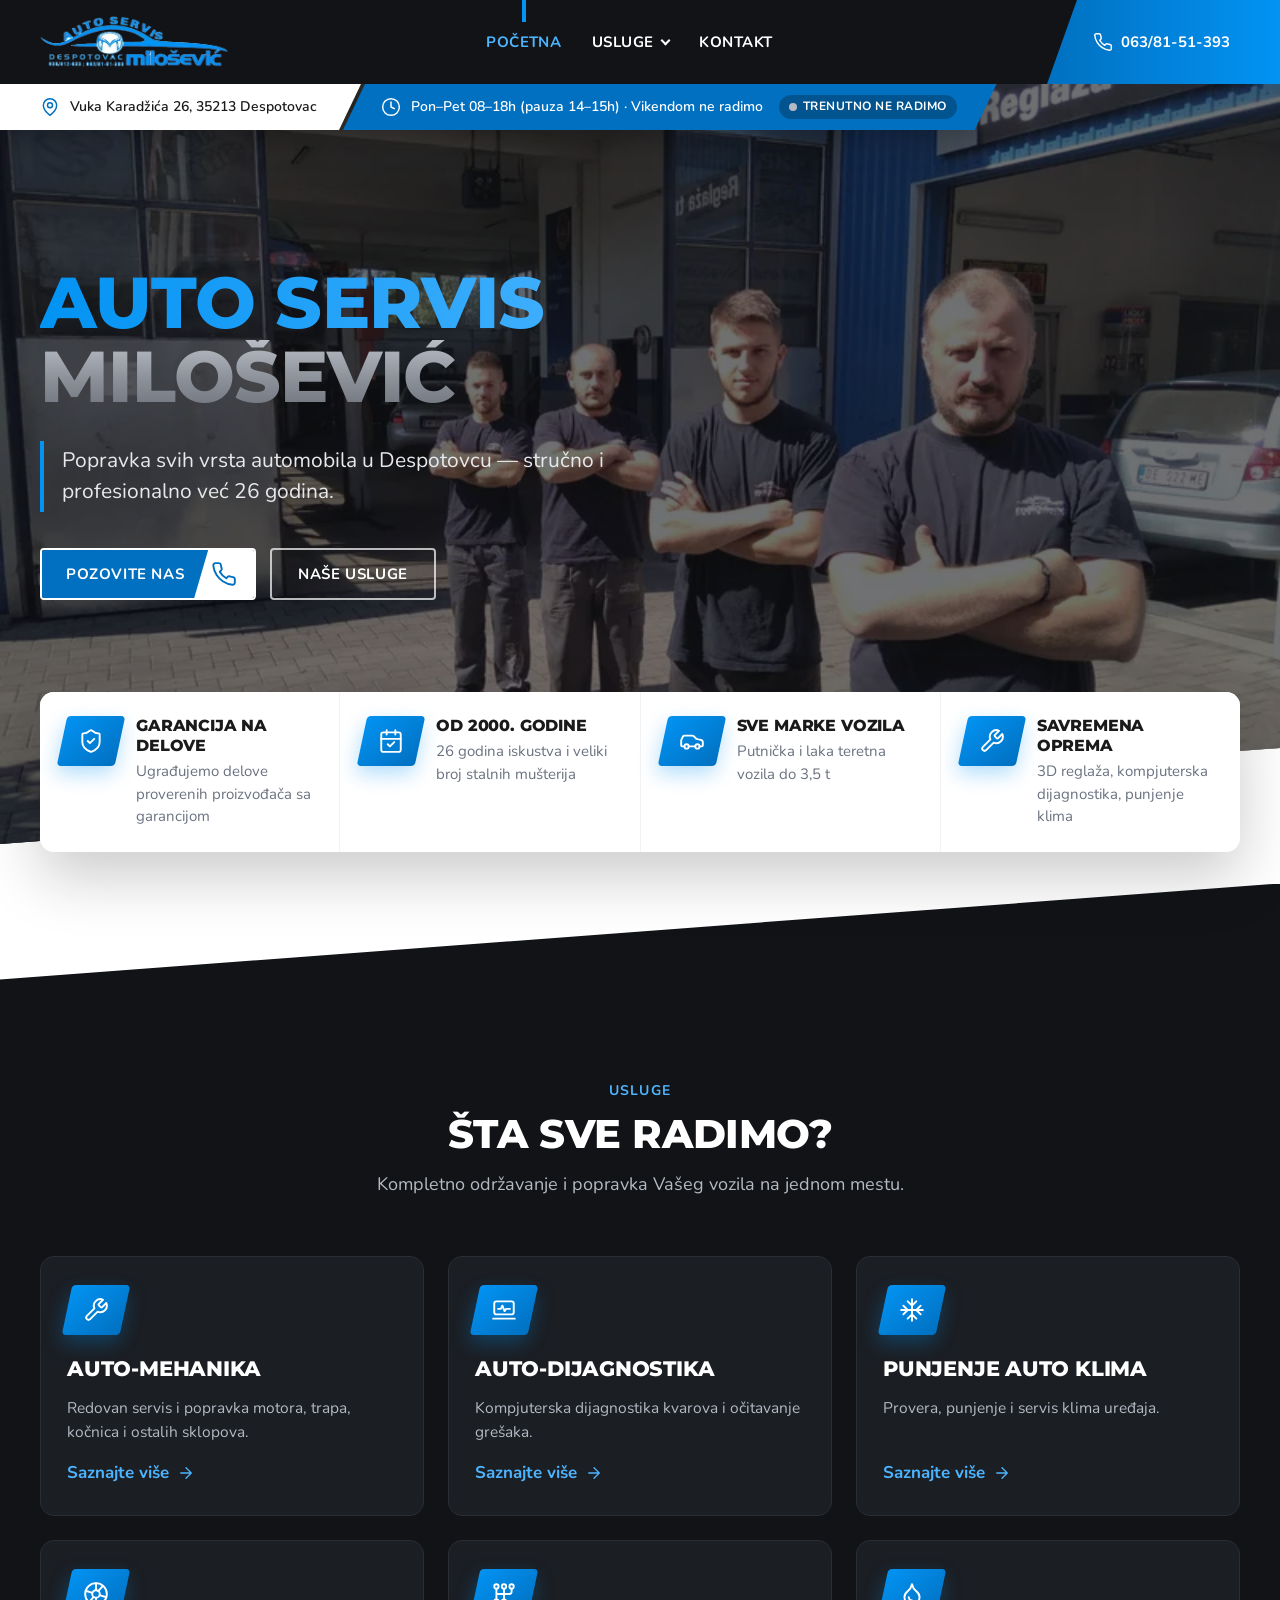
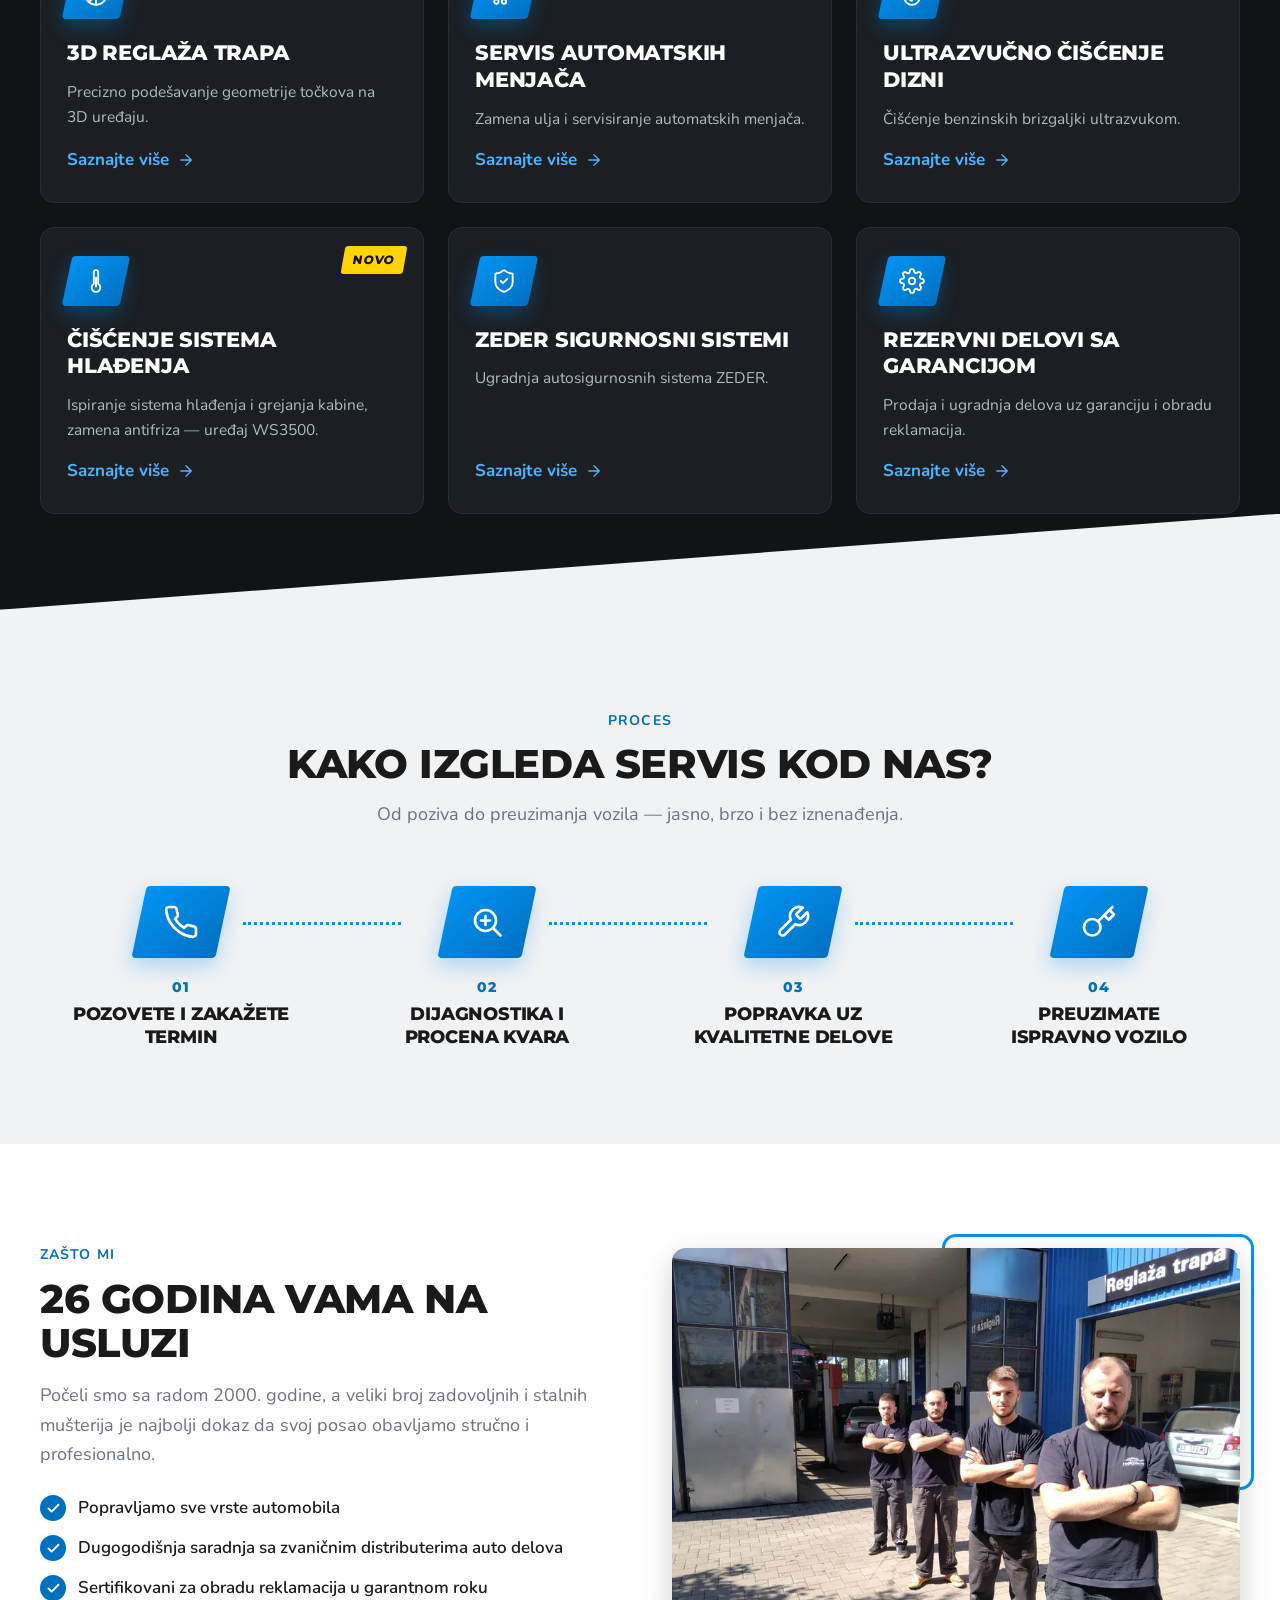
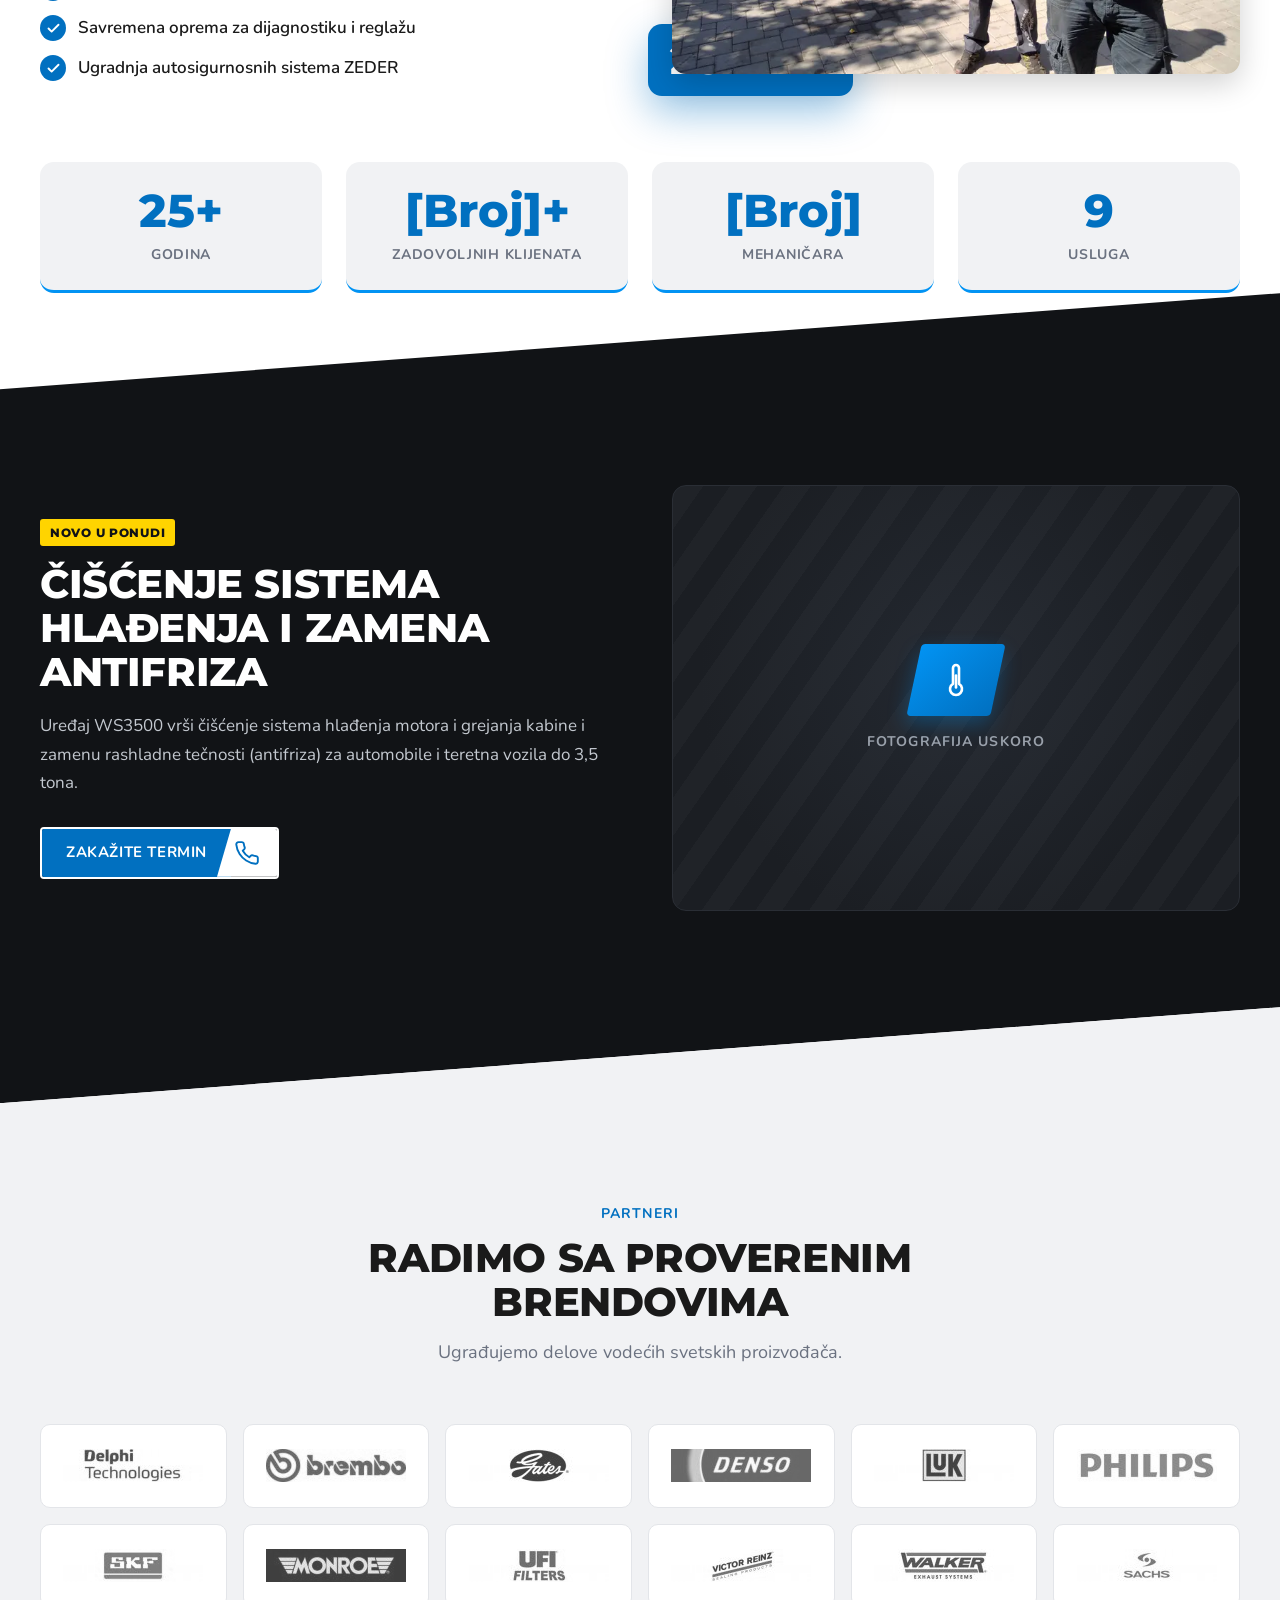
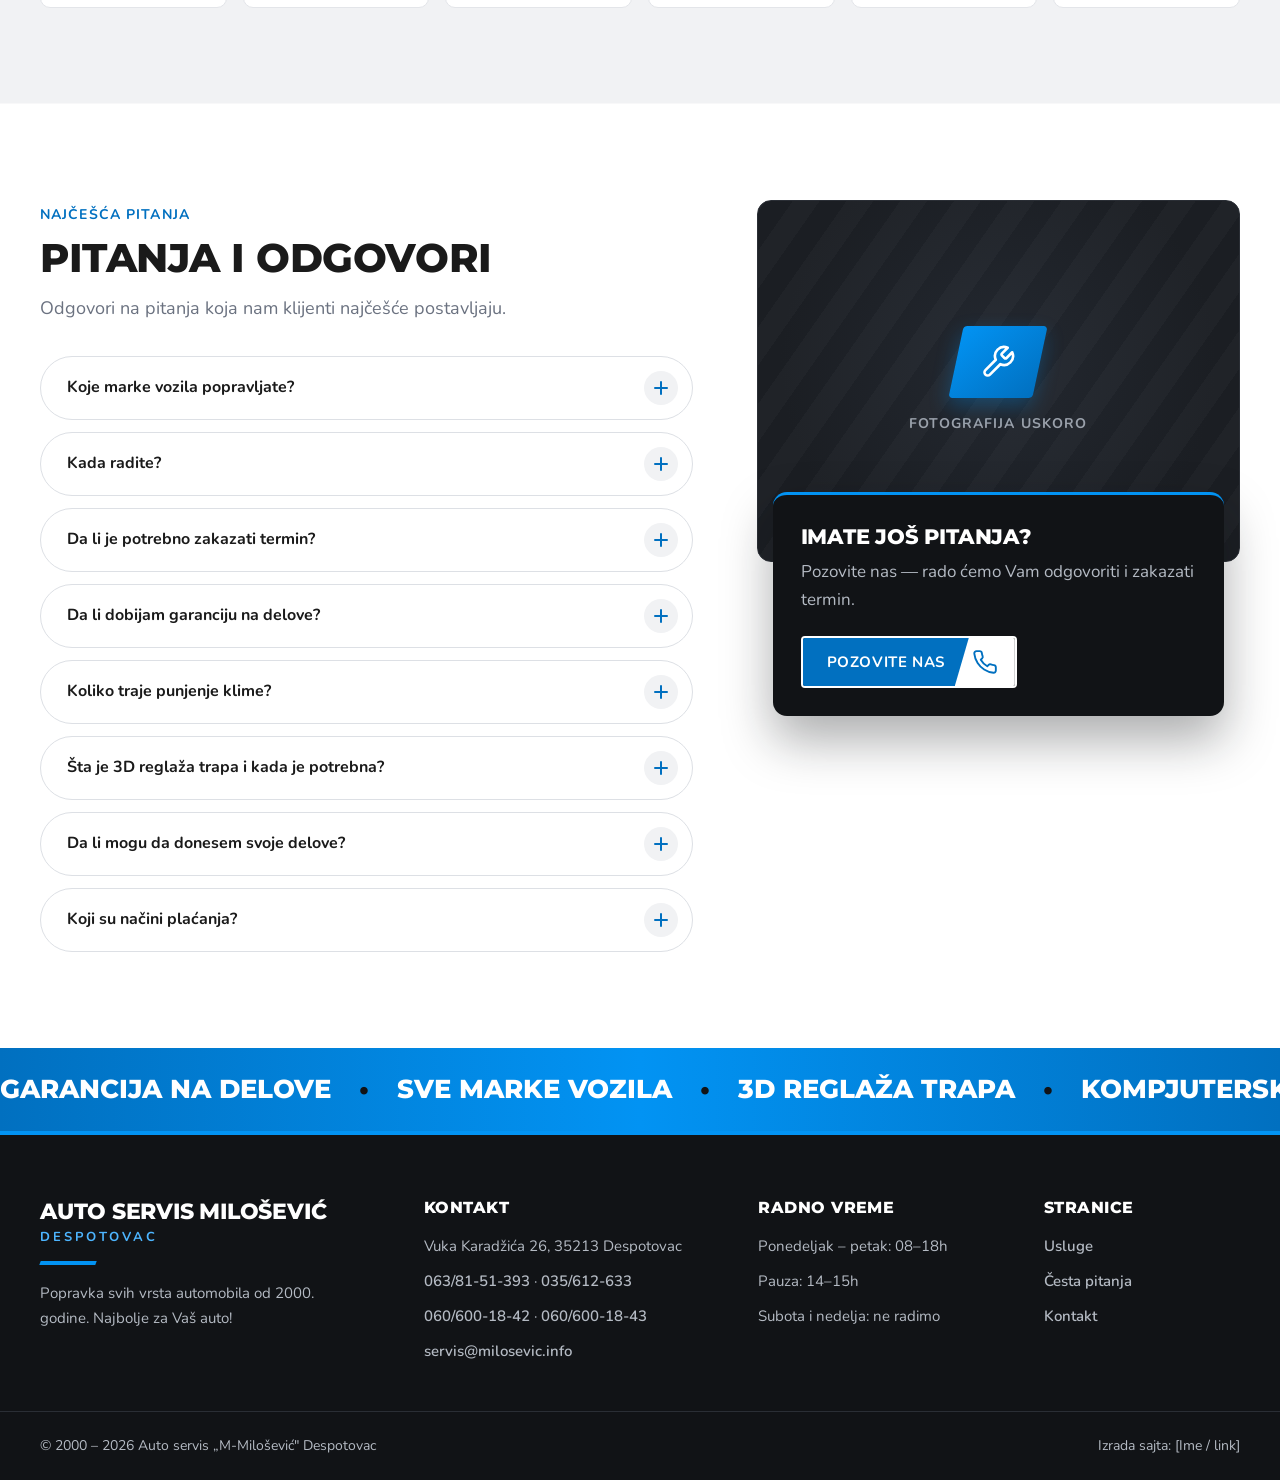
<file: index.html>
<!DOCTYPE html>
<html lang="sr-Latn" class="no-js">
<head>
  <meta charset="utf-8">
  <meta name="viewport" content="width=device-width, initial-scale=1">
  <title>Auto servis Milošević Despotovac — Najbolje za Vaš auto!</title>
  <meta name="description" content="Auto servis u Despotovcu od 2000. godine: auto-mehanika, dijagnostika, punjenje klima, 3D reglaža trapa, delovi sa garancijom. Pozovite 063/81-51-393.">
  <link rel="canonical" href="https://www.milosevic.info/">
  <meta name="theme-color" content="#111316">

  <meta property="og:type" content="website">
  <meta property="og:locale" content="sr_RS">
  <meta property="og:site_name" content="Auto servis M-Milošević">
  <meta property="og:title" content="Auto servis Milošević Despotovac — Najbolje za Vaš auto!">
  <meta property="og:description" content="Auto servis u Despotovcu od 2000. godine: auto-mehanika, dijagnostika, punjenje klima, 3D reglaža trapa, delovi sa garancijom. Pozovite 063/81-51-393.">
  <meta property="og:url" content="https://www.milosevic.info/">
  <meta property="og:image" content="https://www.milosevic.info/assets/img/og-image.jpg">
  <meta property="og:image:width" content="1200">
  <meta property="og:image:height" content="630">
  <meta name="twitter:card" content="summary_large_image">
  <meta name="twitter:title" content="Auto servis Milošević Despotovac — Najbolje za Vaš auto!">
  <meta name="twitter:description" content="Auto servis u Despotovcu od 2000. godine: auto-mehanika, dijagnostika, punjenje klima, 3D reglaža trapa, delovi sa garancijom.">
  <meta name="twitter:image" content="https://www.milosevic.info/assets/img/og-image.jpg">

  <link rel="icon" href="favicon.ico" sizes="any">
  <link rel="icon" href="favicon.svg" type="image/svg+xml">
  <link rel="apple-touch-icon" href="apple-touch-icon.png">

  <link rel="preconnect" href="https://fonts.googleapis.com">
  <link rel="preconnect" href="https://fonts.gstatic.com" crossorigin>
  <link href="https://fonts.googleapis.com/css2?family=Montserrat:wght@800&amp;family=Nunito:wght@400;600;700&amp;display=swap" rel="stylesheet">
  <link rel="preload" as="image" href="assets/img/tim-800.webp" imagesrcset="assets/img/tim-800.webp 800w, assets/img/tim.webp 1600w" imagesizes="(min-width: 768px) 60vw, 100vw" type="image/webp">
  <link rel="stylesheet" href="css/style.css">
  <script>document.documentElement.classList.remove('no-js');</script>

  <!-- POPUNI: u AutoRepair JSON-LD dodati "geo": {"@type":"GeoCoordinates","latitude":"…","longitude":"…"} i "sameAs": ["Facebook URL","Instagram URL"] kada budu poznati -->
  <script type="application/ld+json">
  {
    "@context": "https://schema.org",
    "@type": "AutoRepair",
    "name": "Auto servis M-Milošević",
    "url": "https://www.milosevic.info/",
    "logo": "https://www.milosevic.info/assets/img/logo.png",
    "image": "https://www.milosevic.info/assets/img/tim.jpg",
    "telephone": "+381638151393",
    "email": "servis@milosevic.info",
    "foundingDate": "2000",
    "address": {
      "@type": "PostalAddress",
      "streetAddress": "Vuka Karadžića 26",
      "addressLocality": "Despotovac",
      "postalCode": "35213",
      "addressCountry": "RS"
    },
    "openingHoursSpecification": [{
      "@type": "OpeningHoursSpecification",
      "dayOfWeek": ["Monday","Tuesday","Wednesday","Thursday","Friday"],
      "opens": "08:00",
      "closes": "18:00"
    }]
  }
  </script>
  <script type="application/ld+json">
  {
    "@context": "https://schema.org",
    "@type": "FAQPage",
    "mainEntity": [
      {
        "@type": "Question",
        "name": "Koje marke vozila popravljate?",
        "acceptedAnswer": { "@type": "Answer", "text": "Popravljamo sve vrste automobila, kao i laka teretna vozila do 3,5 t." }
      },
      {
        "@type": "Question",
        "name": "Kada radite?",
        "acceptedAnswer": { "@type": "Answer", "text": "Radnim danima od 8 do 18h, uz pauzu od 14 do 15h. Subotom i nedeljom ne radimo." }
      },
      {
        "@type": "Question",
        "name": "Da li dobijam garanciju na delove?",
        "acceptedAnswer": { "@type": "Answer", "text": "Da — ugrađujemo delove sa garancijom, a kao sertifikovani partner distributera vršimo i obradu reklamacija u garantnom roku." }
      },
      {
        "@type": "Question",
        "name": "Šta je 3D reglaža trapa i kada je potrebna?",
        "acceptedAnswer": { "@type": "Answer", "text": "Precizno podešavanje uglova točkova. Preporučuje se nakon zamene delova trapa, guma, ili kada auto „vuče“ na stranu i gume se neravnomerno troše." }
      }
    ]
  }
  </script>
</head>
<body>
<!-- SHARED:SPRITE START -->
<svg xmlns="http://www.w3.org/2000/svg" style="display:none" aria-hidden="true">
  <symbol id="i-phone" viewBox="0 0 24 24"><path d="M22 16.92v3a2 2 0 0 1-2.18 2 19.79 19.79 0 0 1-8.63-3.07 19.5 19.5 0 0 1-6-6 19.79 19.79 0 0 1-3.07-8.67A2 2 0 0 1 4.11 2h3a2 2 0 0 1 2 1.72c.13.96.36 1.9.7 2.81a2 2 0 0 1-.45 2.11L8.09 9.91a16 16 0 0 0 6 6l1.27-1.27a2 2 0 0 1 2.11-.45c.91.34 1.85.57 2.81.7A2 2 0 0 1 22 16.92z"/></symbol>
  <symbol id="i-pin" viewBox="0 0 24 24"><path d="M20 10c0 6-8 12-8 12s-8-6-8-12a8 8 0 0 1 16 0Z"/><circle cx="12" cy="10" r="3"/></symbol>
  <symbol id="i-clock" viewBox="0 0 24 24"><circle cx="12" cy="12" r="10"/><path d="M12 6v6l4 2"/></symbol>
  <symbol id="i-calendar" viewBox="0 0 24 24"><rect x="3" y="4" width="18" height="18" rx="2"/><path d="M16 2v4M8 2v4M3 10h18M9 15l2 2 4-4"/></symbol>
  <symbol id="i-mail" viewBox="0 0 24 24"><rect x="2" y="4" width="20" height="16" rx="2"/><path d="m22 7-10 6L2 7"/></symbol>
  <symbol id="i-wrench" viewBox="0 0 24 24"><path d="M14.7 6.3a1 1 0 0 0 0 1.4l1.6 1.6a1 1 0 0 0 1.4 0l3.77-3.77a6 6 0 0 1-7.94 7.94l-6.91 6.91a2.12 2.12 0 0 1-3-3l6.91-6.91a6 6 0 0 1 7.94-7.94l-3.76 3.76z"/></symbol>
  <symbol id="i-laptop" viewBox="0 0 24 24"><rect x="3" y="4" width="18" height="12" rx="2"/><path d="M2 20h20M6.5 11h2.5l1.5-3 2 5 1.5-2h3.5"/></symbol>
  <symbol id="i-snow" viewBox="0 0 24 24"><path d="M2 12h20M12 2v20M20 16l-4-4 4-4M4 8l4 4-4 4M16 4l-4 4-4-4M8 20l4-4 4 4"/></symbol>
  <symbol id="i-wheel" viewBox="0 0 24 24"><circle cx="12" cy="12" r="10"/><circle cx="12" cy="12" r="3.5"/><path d="M12 2v6.5M12 15.5V22M2.5 9l6.2 2M15.3 13l6.2 2M5.6 19.5l4.3-4.8M14.1 9.3l4.3-4.8"/></symbol>
  <symbol id="i-gearbox" viewBox="0 0 24 24"><circle cx="5" cy="5" r="2"/><circle cx="12" cy="5" r="2"/><circle cx="19" cy="5" r="2"/><circle cx="5" cy="19" r="2"/><circle cx="12" cy="19" r="2"/><path d="M5 7v10M12 7v10M19 7v3a2 2 0 0 1-2 2H5"/></symbol>
  <symbol id="i-drop" viewBox="0 0 24 24"><path d="M12 22a7 7 0 0 0 7-7c0-2-1-3.9-3-5.5s-3.5-4-4-6.5c-.5 2.5-2 4.9-4 6.5S5 13 5 15a7 7 0 0 0 7 7z"/><path d="M9 15a3 3 0 0 0 3 3"/></symbol>
  <symbol id="i-thermo" viewBox="0 0 24 24"><path d="M14 4v10.54a4 4 0 1 1-4 0V4a2 2 0 0 1 4 0Z"/><path d="M12 9v8"/></symbol>
  <symbol id="i-shield" viewBox="0 0 24 24"><path d="M20 13c0 5-3.5 7.5-7.66 8.95a1 1 0 0 1-.67-.01C7.5 20.5 4 18 4 13V6a1 1 0 0 1 1-1c2 0 4.5-1.2 6.24-2.72a1.17 1.17 0 0 1 1.52 0C14.51 3.81 17 5 19 5a1 1 0 0 1 1 1z"/><path d="m9 12 2 2 4-4"/></symbol>
  <symbol id="i-cog" viewBox="0 0 24 24"><circle cx="12" cy="12" r="3"/><path d="M19.4 15a1.65 1.65 0 0 0 .33 1.82l.06.06a2 2 0 1 1-2.83 2.83l-.06-.06a1.65 1.65 0 0 0-1.82-.33 1.65 1.65 0 0 0-1 1.51V21a2 2 0 1 1-4 0v-.09A1.65 1.65 0 0 0 9 19.4a1.65 1.65 0 0 0-1.82.33l-.06.06a2 2 0 1 1-2.83-2.83l.06-.06A1.65 1.65 0 0 0 4.68 15a1.65 1.65 0 0 0-1.51-1H3a2 2 0 1 1 0-4h.09A1.65 1.65 0 0 0 4.6 9a1.65 1.65 0 0 0-.33-1.82l-.06-.06a2 2 0 1 1 2.83-2.83l.06.06A1.65 1.65 0 0 0 9 4.68a1.65 1.65 0 0 0 1-1.51V3a2 2 0 1 1 4 0v.09a1.65 1.65 0 0 0 1 1.51 1.65 1.65 0 0 0 1.82-.33l.06-.06a2 2 0 1 1 2.83 2.83l-.06.06A1.65 1.65 0 0 0 19.4 9a1.65 1.65 0 0 0 1.51 1H21a2 2 0 1 1 0 4h-.09a1.65 1.65 0 0 0-1.51 1z"/></symbol>
  <symbol id="i-check" viewBox="0 0 24 24"><path d="M20 6 9 17l-5-5"/></symbol>
  <symbol id="i-car" viewBox="0 0 24 24"><path d="M19 17h2c.6 0 1-.4 1-1v-3c0-.9-.7-1.7-1.5-1.9C18.7 10.6 16 10 16 10s-1.3-1.4-2.2-2.3c-.5-.4-1.1-.7-1.8-.7H5c-.6 0-1.1.4-1.4.9l-1.4 2.9A3.7 3.7 0 0 0 2 12v4c0 .6.4 1 1 1h2"/><circle cx="7" cy="17" r="2"/><path d="M9 17h6"/><circle cx="17" cy="17" r="2"/></symbol>
  <symbol id="i-search" viewBox="0 0 24 24"><circle cx="11" cy="11" r="7"/><path d="m21 21-4.3-4.3M8 11h6M11 8v6"/></symbol>
  <symbol id="i-key" viewBox="0 0 24 24"><circle cx="7.5" cy="15.5" r="5.5"/><path d="m21 2-9.6 9.6M15.5 7.5l3 3L22 7l-3-3"/></symbol>
  <symbol id="i-award" viewBox="0 0 24 24"><circle cx="12" cy="8" r="6"/><path d="M15.48 12.89 17 22l-5-3-5 3 1.52-9.11"/></symbol>
  <symbol id="i-handshake" viewBox="0 0 24 24"><path d="m11 17 2 2a1 1 0 1 0 3-3"/><path d="m14 14 2.5 2.5a1 1 0 1 0 3-3l-3.88-3.88a3 3 0 0 0-4.24 0l-.88.88a1 1 0 1 1-3-3l2.81-2.81a5.79 5.79 0 0 1 7.06-.87l.47.28a2 2 0 0 0 1.42.25L21 4"/><path d="m21 3 1 11h-2M3 3 2 14l6.5 6.5a1 1 0 1 0 3-3M3 4h8"/></symbol>
  <symbol id="i-arrow" viewBox="0 0 24 24"><path d="M5 12h14M12 5l7 7-7 7"/></symbol>
  <symbol id="i-chevron" viewBox="0 0 24 24"><path d="m6 9 6 6 6-6"/></symbol>
  <symbol id="i-facebook" viewBox="0 0 24 24"><path d="M18 2h-3a5 5 0 0 0-5 5v3H7v4h3v8h4v-8h3l1-4h-4V7a1 1 0 0 1 1-1h3z"/></symbol>
  <symbol id="i-instagram" viewBox="0 0 24 24"><rect x="2" y="2" width="20" height="20" rx="5"/><path d="M16 11.37A4 4 0 1 1 12.63 8 4 4 0 0 1 16 11.37zM17.5 6.5h.01"/></symbol>
  <symbol id="i-gmaps" viewBox="0 0 24 24"><path d="M14.106 5.553a2 2 0 0 0 1.788 0l3.659-1.83A1 1 0 0 1 21 4.619v12.764a1 1 0 0 1-.553.894l-4.553 2.277a2 2 0 0 1-1.788 0l-4.212-2.106a2 2 0 0 0-1.788 0l-3.659 1.83A1 1 0 0 1 3 19.381V6.618a1 1 0 0 1 .553-.894l4.553-2.277a2 2 0 0 1 1.788 0z"/><path d="M15 5.764v15M9 3.236v15"/></symbol>
</svg>
<!-- SHARED:SPRITE END -->

<a class="skip-link" href="#main">Preskoči na sadržaj</a>

<!-- SHARED:HEADER START -->
<header class="header" id="top">
  <div class="container header__inner">
    <a class="header__logo" href="index.html" aria-label="Auto servis Milošević — početna strana">
      <picture>
        <source type="image/webp" srcset="assets/img/logo-400.webp 400w, assets/img/logo.webp 800w" sizes="190px">
        <img src="assets/img/logo-400.png" srcset="assets/img/logo-400.png 400w, assets/img/logo.png 800w" sizes="190px" width="400" height="115" alt="Auto servis Milošević Despotovac">
      </picture>
    </a>

    <nav class="nav" id="main-nav" aria-label="Glavni meni">
      <ul class="nav__list">
        <li><div class="nav__row"><a class="nav__link" href="index.html">Početna</a></div></li>
        <li class="has-mega">
          <div class="nav__row">
            <a class="nav__link" href="usluge.html">Usluge</a>
            <button class="nav__toggle" type="button" aria-expanded="false" aria-controls="mega-usluge" aria-label="Prikaži sve usluge">
              <svg class="icon" aria-hidden="true"><use href="#i-chevron"/></svg>
            </button>
          </div>
          <div class="mega" id="mega-usluge">
            <div class="mega__cols">
              <div class="mega__col">
                <p class="mega__title">Mehanika i dijagnostika</p>
                <ul class="mega__list">
                  <li><a href="usluge.html#auto-mehanika">Auto-mehanika</a></li>
                  <li><a href="usluge.html#dijagnostika">Auto-dijagnostika</a></li>
                  <li><a href="usluge.html#klima">Punjenje auto klima</a></li>
                  <li><a href="usluge.html#reglaza-trapa">3D reglaža trapa</a></li>
                  <li><a href="usluge.html#automatski-menjaci">Servisiranje automatskih menjača</a></li>
                </ul>
              </div>
              <div class="mega__col">
                <p class="mega__title">Specijalne usluge</p>
                <ul class="mega__list">
                  <li><a href="usluge.html#dizne">Ultrazvučno čišćenje benzinskih dizni</a></li>
                  <li><a href="usluge.html#sistem-hladjenja">Čišćenje sistema hlađenja i zamena antifriza (WS3500)</a></li>
                  <li><a href="usluge.html#zeder">Ugradnja autosigurnosnih sistema ZEDER</a></li>
                  <li><a href="usluge.html#rezervni-delovi">Prodaja i ugradnja rezervnih delova sa garancijom</a></li>
                </ul>
              </div>
            </div>
            <div class="mega__perks">
              <div class="perk"><span class="perk__icon"><svg class="icon" aria-hidden="true"><use href="#i-shield"/></svg></span>Garancija na delove</div>
              <div class="perk"><span class="perk__icon"><svg class="icon" aria-hidden="true"><use href="#i-award"/></svg></span><span><span data-years>26</span> godina iskustva</span></div>
              <div class="perk"><span class="perk__icon"><svg class="icon" aria-hidden="true"><use href="#i-car"/></svg></span>Sve marke vozila</div>
            </div>
          </div>
        </li>
        <li><div class="nav__row"><a class="nav__link" href="kontakt.html">Kontakt</a></div></li>
      </ul>

      <div class="nav__mobile-cta">
        <a class="btn-call" href="tel:+381638151393">
          <span class="btn-call__text">Pozovite nas</span>
          <span class="btn-call__icon"><svg class="icon" aria-hidden="true"><use href="#i-phone"/></svg></span>
        </a>
      </div>
      <div class="nav__mobile-info">
        <p><svg class="icon" aria-hidden="true"><use href="#i-pin"/></svg>Vuka Karadžića 26, 35213 Despotovac</p>
        <p><svg class="icon" aria-hidden="true"><use href="#i-clock"/></svg>Pon–Pet 08–18h (pauza 14–15h)</p>
      </div>
    </nav>

    <div class="header__actions">
      <a class="header__phone" href="tel:+381638151393" aria-label="Pozovite nas: 063/81-51-393">
        <svg class="icon" aria-hidden="true"><use href="#i-phone"/></svg>
      </a>
      <button class="burger" type="button" aria-expanded="false" aria-controls="main-nav" aria-label="Otvori meni">
        <span class="burger__lines"></span>
      </button>
    </div>

    <div class="header__corner">
      <a class="header__corner-phone" href="tel:+381638151393">
        <svg class="icon" aria-hidden="true"><use href="#i-phone"/></svg>063/81-51-393
      </a>
      <div class="socials">
        <!-- POPUNI: Facebook URL — upisati href i ukloniti klasu is-hidden -->
        <a class="social is-hidden" href="#" aria-label="Facebook [Facebook link]"><svg class="icon" aria-hidden="true"><use href="#i-facebook"/></svg></a>
        <!-- POPUNI: Instagram URL — upisati href i ukloniti klasu is-hidden -->
        <a class="social is-hidden" href="#" aria-label="Instagram [Instagram link]"><svg class="icon" aria-hidden="true"><use href="#i-instagram"/></svg></a>
        <!-- POPUNI: Google Maps profil URL — upisati href i ukloniti klasu is-hidden -->
        <a class="social is-hidden" href="#" aria-label="Google Maps [Google profil link]"><svg class="icon" aria-hidden="true"><use href="#i-gmaps"/></svg></a>
      </div>
    </div>
  </div>
</header>

<div class="infobar" role="region" aria-label="Adresa i radno vreme">
  <p class="infobar__item infobar__item--address"><svg class="icon" aria-hidden="true"><use href="#i-pin"/></svg>Vuka Karadžića 26, 35213 Despotovac</p>
  <p class="infobar__item infobar__item--hours"><svg class="icon" aria-hidden="true"><use href="#i-clock"/></svg>Pon–Pet 08–18h (pauza 14–15h) · Vikendom ne radimo <span class="status" data-status aria-live="polite"></span></p>
</div>
<!-- SHARED:HEADER END -->

<main id="main">

  <!-- ========== 1. HERO ========== -->
  <section class="hero" aria-labelledby="hero-title">
    <div class="hero__media">
      <!-- POPUNI: assets/img/hero.jpg — profesionalna fotografija radionice/mehaničara na poslu (min. 1920×1080). Privremeno tim.jpg -->
      <picture>
        <source type="image/webp" srcset="assets/img/tim-800.webp 800w, assets/img/tim.webp 1600w" sizes="(min-width: 768px) 60vw, 100vw">
        <img src="assets/img/tim.jpg" srcset="assets/img/tim-800.jpg 800w, assets/img/tim.jpg 1600w" sizes="(min-width: 768px) 60vw, 100vw" width="1600" height="1200" alt="Tim auto servisa Milošević ispred radionice u Despotovcu" fetchpriority="high">
      </picture>
    </div>

    <div class="container">
      <div class="hero__content">
        <h1 class="hero__title" id="hero-title">
          <span class="grad-blue">Auto servis</span>
          <span class="grad-silver">Milošević</span>
        </h1>
        <p class="hero__sub">Popravka svih vrsta automobila u Despotovcu — stručno i profesionalno već <span data-years>26</span> godina.</p>
        <div class="btn-row">
          <a class="btn-call" href="tel:+381638151393">
            <span class="btn-call__text">Pozovite nas</span>
            <span class="btn-call__icon"><svg class="icon" aria-hidden="true"><use href="#i-phone"/></svg></span>
          </a>
          <a class="btn btn--outline" href="usluge.html">Naše usluge</a>
        </div>
      </div>
    </div>
  </section>

  <!-- ========== 2. TRAKA PREDNOSTI ========== -->
  <section class="perks-band" aria-label="Naše prednosti">
    <div class="container">
      <ul class="perks-band__grid reveal">
        <li class="perk-item">
          <span class="skew-icon"><svg class="icon" aria-hidden="true"><use href="#i-shield"/></svg></span>
          <div><h3>Garancija na delove</h3><p>Ugrađujemo delove proverenih proizvođača sa garancijom</p></div>
        </li>
        <li class="perk-item">
          <span class="skew-icon"><svg class="icon" aria-hidden="true"><use href="#i-calendar"/></svg></span>
          <div><h3>Od 2000. godine</h3><p><span data-years>26</span> godina iskustva i veliki broj stalnih mušterija</p></div>
        </li>
        <li class="perk-item">
          <span class="skew-icon"><svg class="icon" aria-hidden="true"><use href="#i-car"/></svg></span>
          <div><h3>Sve marke vozila</h3><p>Putnička i laka teretna vozila do 3,5 t</p></div>
        </li>
        <li class="perk-item">
          <span class="skew-icon"><svg class="icon" aria-hidden="true"><use href="#i-wrench"/></svg></span>
          <div><h3>Savremena oprema</h3><p>3D reglaža, kompjuterska dijagnostika, punjenje klima</p></div>
        </li>
      </ul>
    </div>
  </section>

  <!-- ========== 3. NAŠE USLUGE ========== -->
  <section class="section section--dark services on-dark slant-top" aria-labelledby="usluge-title">
    <div class="container">
      <div class="section-head section-head--center reveal">
        <span class="overline">Usluge</span>
        <h2 id="usluge-title">Šta sve radimo?</h2>
        <p class="lead">Kompletno održavanje i popravka Vašeg vozila na jednom mestu.</p>
      </div>

      <div class="services__grid">
        <article class="card reveal">
          <span class="skew-icon"><svg class="icon" aria-hidden="true"><use href="#i-wrench"/></svg></span>
          <h3>Auto-mehanika</h3>
          <p>Redovan servis i popravka motora, trapa, kočnica i ostalih sklopova.</p>
          <a class="link-arrow" href="usluge.html#auto-mehanika">Saznajte više <span class="sr-only">o auto-mehanici</span><svg class="icon" aria-hidden="true"><use href="#i-arrow"/></svg></a>
        </article>
        <article class="card reveal">
          <span class="skew-icon"><svg class="icon" aria-hidden="true"><use href="#i-laptop"/></svg></span>
          <h3>Auto-dijagnostika</h3>
          <p>Kompjuterska dijagnostika kvarova i očitavanje grešaka.</p>
          <a class="link-arrow" href="usluge.html#dijagnostika">Saznajte više <span class="sr-only">o auto-dijagnostici</span><svg class="icon" aria-hidden="true"><use href="#i-arrow"/></svg></a>
        </article>
        <article class="card reveal">
          <span class="skew-icon"><svg class="icon" aria-hidden="true"><use href="#i-snow"/></svg></span>
          <h3>Punjenje auto klima</h3>
          <p>Provera, punjenje i servis klima uređaja.</p>
          <a class="link-arrow" href="usluge.html#klima">Saznajte više <span class="sr-only">o punjenju auto klima</span><svg class="icon" aria-hidden="true"><use href="#i-arrow"/></svg></a>
        </article>
        <article class="card reveal">
          <span class="skew-icon"><svg class="icon" aria-hidden="true"><use href="#i-wheel"/></svg></span>
          <h3>3D reglaža trapa</h3>
          <p>Precizno podešavanje geometrije točkova na 3D uređaju.</p>
          <a class="link-arrow" href="usluge.html#reglaza-trapa">Saznajte više <span class="sr-only">o 3D reglaži trapa</span><svg class="icon" aria-hidden="true"><use href="#i-arrow"/></svg></a>
        </article>
        <article class="card reveal">
          <span class="skew-icon"><svg class="icon" aria-hidden="true"><use href="#i-gearbox"/></svg></span>
          <h3>Servis automatskih menjača</h3>
          <p>Zamena ulja i servisiranje automatskih menjača.</p>
          <a class="link-arrow" href="usluge.html#automatski-menjaci">Saznajte više <span class="sr-only">o servisu automatskih menjača</span><svg class="icon" aria-hidden="true"><use href="#i-arrow"/></svg></a>
        </article>
        <article class="card reveal">
          <span class="skew-icon"><svg class="icon" aria-hidden="true"><use href="#i-drop"/></svg></span>
          <h3>Ultrazvučno čišćenje dizni</h3>
          <p>Čišćenje benzinskih brizgaljki ultrazvukom.</p>
          <a class="link-arrow" href="usluge.html#dizne">Saznajte više <span class="sr-only">o ultrazvučnom čišćenju dizni</span><svg class="icon" aria-hidden="true"><use href="#i-arrow"/></svg></a>
        </article>
        <article class="card reveal">
          <span class="badge">Novo</span>
          <span class="skew-icon"><svg class="icon" aria-hidden="true"><use href="#i-thermo"/></svg></span>
          <h3>Čišćenje sistema hlađenja</h3>
          <p>Ispiranje sistema hlađenja i grejanja kabine, zamena antifriza — uređaj WS3500.</p>
          <a class="link-arrow" href="usluge.html#sistem-hladjenja">Saznajte više <span class="sr-only">o čišćenju sistema hlađenja</span><svg class="icon" aria-hidden="true"><use href="#i-arrow"/></svg></a>
        </article>
        <article class="card reveal">
          <span class="skew-icon"><svg class="icon" aria-hidden="true"><use href="#i-shield"/></svg></span>
          <h3>ZEDER sigurnosni sistemi</h3>
          <p>Ugradnja autosigurnosnih sistema ZEDER.</p>
          <a class="link-arrow" href="usluge.html#zeder">Saznajte više <span class="sr-only">o sistemima ZEDER</span><svg class="icon" aria-hidden="true"><use href="#i-arrow"/></svg></a>
        </article>
        <article class="card reveal">
          <span class="skew-icon"><svg class="icon" aria-hidden="true"><use href="#i-cog"/></svg></span>
          <h3>Rezervni delovi sa garancijom</h3>
          <p>Prodaja i ugradnja delova uz garanciju i obradu reklamacija.</p>
          <a class="link-arrow" href="usluge.html#rezervni-delovi">Saznajte više <span class="sr-only">o rezervnim delovima</span><svg class="icon" aria-hidden="true"><use href="#i-arrow"/></svg></a>
        </article>
      </div>
    </div>
  </section>

  <!-- 4. CENOVNIK — preskočeno po odluci vlasnika (vidi SITE-SPEC §5.1 sekcija 4) -->

  <!-- ========== 5. KAKO RADIMO ========== -->
  <section class="section section--light slant-top process" aria-labelledby="proces-title">
    <div class="container">
      <div class="section-head section-head--center reveal">
        <span class="overline">Proces</span>
        <h2 id="proces-title">Kako izgleda servis kod nas?</h2>
        <p class="lead">Od poziva do preuzimanja vozila — jasno, brzo i bez iznenađenja.</p>
      </div>
      <ol class="process__grid">
        <li class="step reveal">
          <span class="skew-icon skew-icon--lg"><svg class="icon" aria-hidden="true"><use href="#i-phone"/></svg></span>
          <div><span class="step__num">01</span><h3>Pozovete i zakažete termin</h3></div>
        </li>
        <li class="step reveal">
          <span class="skew-icon skew-icon--lg"><svg class="icon" aria-hidden="true"><use href="#i-search"/></svg></span>
          <div><span class="step__num">02</span><h3>Dijagnostika i procena kvara</h3></div>
        </li>
        <li class="step reveal">
          <span class="skew-icon skew-icon--lg"><svg class="icon" aria-hidden="true"><use href="#i-wrench"/></svg></span>
          <div><span class="step__num">03</span><h3>Popravka uz kvalitetne delove</h3></div>
        </li>
        <li class="step reveal">
          <span class="skew-icon skew-icon--lg"><svg class="icon" aria-hidden="true"><use href="#i-key"/></svg></span>
          <div><span class="step__num">04</span><h3>Preuzimate ispravno vozilo</h3></div>
        </li>
      </ol>
    </div>
  </section>

  <!-- ========== 6. ZAŠTO MI ========== -->
  <section class="section section--white" aria-labelledby="zasto-title">
    <div class="container">
      <div class="grid-2">
        <div class="reveal">
          <span class="overline">Zašto mi</span>
          <h2 id="zasto-title"><span data-years>26</span> godina vama na usluzi</h2>
          <p class="lead" style="margin-top:16px">Počeli smo sa radom 2000. godine, a veliki broj zadovoljnih i stalnih mušterija je najbolji dokaz da svoj posao obavljamo stručno i profesionalno.</p>
          <ul class="check-list">
            <li><span class="check"><svg class="icon" aria-hidden="true"><use href="#i-check"/></svg></span>Popravljamo sve vrste automobila</li>
            <li><span class="check"><svg class="icon" aria-hidden="true"><use href="#i-check"/></svg></span>Dugogodišnja saradnja sa zvaničnim distributerima auto delova</li>
            <li><span class="check"><svg class="icon" aria-hidden="true"><use href="#i-check"/></svg></span>Sertifikovani za obradu reklamacija u garantnom roku</li>
            <li><span class="check"><svg class="icon" aria-hidden="true"><use href="#i-check"/></svg></span>Savremena oprema za dijagnostiku i reglažu</li>
            <li><span class="check"><svg class="icon" aria-hidden="true"><use href="#i-check"/></svg></span>Ugradnja autosigurnosnih sistema ZEDER</li>
          </ul>
        </div>
        <figure class="photo-frame reveal">
          <picture>
            <source type="image/webp" srcset="assets/img/tim-800.webp 800w, assets/img/tim.webp 1600w" sizes="(min-width: 1024px) 560px, 100vw">
            <img src="assets/img/tim-800.jpg" srcset="assets/img/tim-800.jpg 800w, assets/img/tim.jpg 1600w" sizes="(min-width: 1024px) 560px, 100vw" width="800" height="600" loading="lazy" decoding="async" alt="Četiri člana tima auto servisa Milošević ispred radionice sa natpisom Reglaža trapa">
          </picture>
          <div class="photo-badge"><strong><span data-years>26</span>+</strong><span class="photo-badge__label">godina<br>iskustva</span></div>
        </figure>
      </div>

      <div class="counters" data-counters>
        <div class="counter reveal"><span class="counter__value"><span data-count="years">26</span>+</span><span class="counter__label">godina</span></div>
        <!-- POPUNI: broj zadovoljnih klijenata — upisati broj u data-count i u tekst -->
        <div class="counter reveal"><span class="counter__value">[Broj]+</span><span class="counter__label">zadovoljnih klijenata</span></div>
        <!-- POPUNI: broj mehaničara — upisati broj u data-count i u tekst -->
        <div class="counter reveal"><span class="counter__value">[Broj]</span><span class="counter__label">mehaničara</span></div>
        <div class="counter reveal"><span class="counter__value"><span data-count="9">9</span></span><span class="counter__label">usluga</span></div>
      </div>
    </div>
  </section>

  <!-- ========== 7. NOVO U PONUDI: WS3500 ========== -->
  <section class="section section--dark on-dark slant-both feature" aria-labelledby="ws-title">
    <div class="container">
      <div class="grid-2">
        <div class="reveal">
          <span class="badge">Novo u ponudi</span>
          <h2 id="ws-title">Čišćenje sistema hlađenja i zamena antifriza</h2>
          <p>Uređaj WS3500 vrši čišćenje sistema hlađenja motora i grejanja kabine i zamenu rashladne tečnosti (antifriza) za automobile i teretna vozila do 3,5 tona.</p>
          <a class="btn-call" href="tel:+381638151393">
            <span class="btn-call__text">Zakažite termin</span>
            <span class="btn-call__icon"><svg class="icon" aria-hidden="true"><use href="#i-phone"/></svg></span>
          </a>
        </div>
        <div class="reveal">
          <!-- POPUNI: assets/img/usluge/ws3500.png — slika uređaja WS3500 (providna pozadina) -->
          <div class="ph" role="img" aria-label="Fotografija uređaja WS3500 uskoro">
            <span class="skew-icon"><svg class="icon" aria-hidden="true"><use href="#i-thermo"/></svg></span>
            <span class="ph__text">Fotografija uskoro</span>
          </div>
        </div>
      </div>
    </div>
  </section>

  <!-- ========== 8. PARTNERI ========== -->
  <section class="section section--light slant-top" id="partneri" aria-labelledby="partneri-title">
    <div class="container">
      <div class="section-head section-head--center reveal">
        <span class="overline">Partneri</span>
        <h2 id="partneri-title">Radimo sa proverenim brendovima</h2>
        <p class="lead">Ugrađujemo delove vodećih svetskih proizvođača.</p>
      </div>
      <!-- SHARED:PARTNERS START -->
      <ul class="partners__grid reveal">
        <li class="partner"><img src="assets/img/partneri/delphi.jpg" width="140" height="33" loading="lazy" decoding="async" alt="Delphi Technologies"></li>
        <li class="partner"><img src="assets/img/partneri/brembo.jpg" width="140" height="33" loading="lazy" decoding="async" alt="Brembo"></li>
        <li class="partner"><img src="assets/img/partneri/gates.jpg" width="140" height="33" loading="lazy" decoding="async" alt="Gates"></li>
        <li class="partner"><img src="assets/img/partneri/denso.jpg" width="140" height="33" loading="lazy" decoding="async" alt="Denso"></li>
        <li class="partner"><img src="assets/img/partneri/luk.jpg" width="140" height="33" loading="lazy" decoding="async" alt="LuK"></li>
        <li class="partner"><img src="assets/img/partneri/philips.jpg" width="140" height="33" loading="lazy" decoding="async" alt="Philips"></li>
        <li class="partner"><img src="assets/img/partneri/skf.jpg" width="140" height="33" loading="lazy" decoding="async" alt="SKF"></li>
        <li class="partner"><img src="assets/img/partneri/monroe.jpg" width="140" height="33" loading="lazy" decoding="async" alt="Monroe"></li>
        <li class="partner"><img src="assets/img/partneri/ufi.jpg" width="140" height="33" loading="lazy" decoding="async" alt="UFI Filters"></li>
        <li class="partner"><img src="assets/img/partneri/victor-reinz.jpg" width="140" height="33" loading="lazy" decoding="async" alt="Victor Reinz"></li>
        <li class="partner"><img src="assets/img/partneri/walker.jpg" width="140" height="33" loading="lazy" decoding="async" alt="Walker"></li>
        <li class="partner"><img src="assets/img/partneri/sachs.jpg" width="140" height="33" loading="lazy" decoding="async" alt="Sachs"></li>
      </ul>
      <!-- SHARED:PARTNERS END -->
    </div>
  </section>

  <!-- 9. GALERIJA — preskočeno dok ne stignu fotografije. POPUNI: 4–8 fotografija radionice/radova (assets/img/galerija/) -->

  <!-- ========== 10. ČESTA PITANJA ========== -->
  <section class="section section--white" id="cesta-pitanja" aria-labelledby="faq-title">
    <div class="container">
      <div class="faq-layout">
        <div>
          <div class="section-head reveal" style="margin-bottom:32px">
            <span class="overline">Najčešća pitanja</span>
            <h2 id="faq-title">Pitanja i odgovori</h2>
            <p class="lead">Odgovori na pitanja koja nam klijenti najčešće postavljaju.</p>
          </div>

          <div class="faq reveal" data-faq>
            <div class="faq__item">
              <button class="faq__q" type="button" aria-expanded="false" aria-controls="faq-a1" id="faq-q1">Koje marke vozila popravljate?<span class="faq__icon" aria-hidden="true"></span></button>
              <div class="faq__a" id="faq-a1" role="region" aria-labelledby="faq-q1"><div class="faq__a-inner">
                <p>Popravljamo sve vrste automobila, kao i laka teretna vozila do 3,5 t.
                <!-- POPUNI: specijalnost za Mazdu? (dopisati rečenicu ako je odgovor DA) --></p>
              </div></div>
            </div>
            <div class="faq__item">
              <button class="faq__q" type="button" aria-expanded="false" aria-controls="faq-a2" id="faq-q2">Kada radite?<span class="faq__icon" aria-hidden="true"></span></button>
              <div class="faq__a" id="faq-a2" role="region" aria-labelledby="faq-q2"><div class="faq__a-inner">
                <p>Radnim danima od 8 do 18h, uz pauzu od 14 do 15h. Subotom i nedeljom ne radimo.</p>
              </div></div>
            </div>
            <div class="faq__item">
              <button class="faq__q" type="button" aria-expanded="false" aria-controls="faq-a3" id="faq-q3">Da li je potrebno zakazati termin?<span class="faq__icon" aria-hidden="true"></span></button>
              <div class="faq__a" id="faq-a3" role="region" aria-labelledby="faq-q3"><div class="faq__a-inner">
                <!-- POPUNI: odgovor, npr. „Preporučujemo da pozovete i zakažete termin kako biste izbegli čekanje." -->
                <p>[Odgovor]</p>
              </div></div>
            </div>
            <div class="faq__item">
              <button class="faq__q" type="button" aria-expanded="false" aria-controls="faq-a4" id="faq-q4">Da li dobijam garanciju na delove?<span class="faq__icon" aria-hidden="true"></span></button>
              <div class="faq__a" id="faq-a4" role="region" aria-labelledby="faq-q4"><div class="faq__a-inner">
                <p>Da — ugrađujemo delove sa garancijom, a kao sertifikovani partner distributera vršimo i obradu reklamacija u garantnom roku.</p>
              </div></div>
            </div>
            <div class="faq__item">
              <button class="faq__q" type="button" aria-expanded="false" aria-controls="faq-a5" id="faq-q5">Koliko traje punjenje klime?<span class="faq__icon" aria-hidden="true"></span></button>
              <div class="faq__a" id="faq-a5" role="region" aria-labelledby="faq-q5"><div class="faq__a-inner">
                <!-- POPUNI: trajanje punjenja klime, npr. „oko 1 sat" -->
                <p>[Odgovor]</p>
              </div></div>
            </div>
            <div class="faq__item">
              <button class="faq__q" type="button" aria-expanded="false" aria-controls="faq-a6" id="faq-q6">Šta je 3D reglaža trapa i kada je potrebna?<span class="faq__icon" aria-hidden="true"></span></button>
              <div class="faq__a" id="faq-a6" role="region" aria-labelledby="faq-q6"><div class="faq__a-inner">
                <p>Precizno podešavanje uglova točkova. Preporučuje se nakon zamene delova trapa, guma, ili kada auto „vuče“ na stranu i gume se neravnomerno troše.</p>
              </div></div>
            </div>
            <div class="faq__item">
              <button class="faq__q" type="button" aria-expanded="false" aria-controls="faq-a7" id="faq-q7">Da li mogu da donesem svoje delove?<span class="faq__icon" aria-hidden="true"></span></button>
              <div class="faq__a" id="faq-a7" role="region" aria-labelledby="faq-q7"><div class="faq__a-inner">
                <!-- POPUNI: DA/NE + uslovi -->
                <p>[Odgovor]</p>
              </div></div>
            </div>
            <div class="faq__item">
              <button class="faq__q" type="button" aria-expanded="false" aria-controls="faq-a8" id="faq-q8">Koji su načini plaćanja?<span class="faq__icon" aria-hidden="true"></span></button>
              <div class="faq__a" id="faq-a8" role="region" aria-labelledby="faq-q8"><div class="faq__a-inner">
                <!-- POPUNI: načini plaćanja — gotovina, kartice, virmanski? -->
                <p>[Odgovor]</p>
              </div></div>
            </div>
          </div>
        </div>

        <aside class="ask-card-wrap reveal" aria-label="Imate još pitanja?">
          <!-- POPUNI: fotografija za FAQ sekciju (ili koristiti tim.jpg) -->
          <div class="ph" role="img" aria-label="Fotografija radionice uskoro">
            <span class="skew-icon"><svg class="icon" aria-hidden="true"><use href="#i-wrench"/></svg></span>
            <span class="ph__text">Fotografija uskoro</span>
          </div>
          <div class="ask-card">
            <h3>Imate još pitanja?</h3>
            <p>Pozovite nas — rado ćemo Vam odgovoriti i zakazati termin.</p>
            <a class="btn-call" href="tel:+381638151393">
              <span class="btn-call__text">Pozovite nas</span>
              <span class="btn-call__icon"><svg class="icon" aria-hidden="true"><use href="#i-phone"/></svg></span>
            </a>
          </div>
        </aside>
      </div>
    </div>
  </section>

  <!-- ========== 11. MARQUEE ========== -->
  <div class="marquee" aria-label="Garancija na delove, sve marke vozila, 3D reglaža trapa, kompjuterska dijagnostika, punjenje klima, od 2000. godine, ZEDER zaštita, servis automatskih menjača" role="img">
    <div class="marquee__track" aria-hidden="true">
      <div class="marquee__group">
        <span>Garancija na delove</span><span>Sve marke vozila</span><span>3D reglaža trapa</span><span>Kompjuterska dijagnostika</span><span>Punjenje klima</span><span>Od 2000. godine</span><span>ZEDER zaštita</span><span>Servis automatskih menjača</span>
      </div>
      <div class="marquee__group">
        <span>Garancija na delove</span><span>Sve marke vozila</span><span>3D reglaža trapa</span><span>Kompjuterska dijagnostika</span><span>Punjenje klima</span><span>Od 2000. godine</span><span>ZEDER zaštita</span><span>Servis automatskih menjača</span>
      </div>
    </div>
  </div>

</main>

<!-- SHARED:FOOTER START -->
<footer class="footer">
  <div class="container footer__grid">
    <div class="footer__brand">
      <a class="footer__name" href="index.html">Auto servis Milošević<small>Despotovac</small></a>
      <p>Popravka svih vrsta automobila od 2000. godine. Najbolje za Vaš auto!</p>
      <!-- POPUNI: linkovi društvenih mreža — kada postoje, ukloniti is-hidden sa bloka i sa pojedinačnih ikonica koje imaju link -->
      <div class="socials is-hidden">
        <a class="social is-hidden" href="#" aria-label="Facebook [Facebook link]"><svg class="icon" aria-hidden="true"><use href="#i-facebook"/></svg></a>
        <a class="social is-hidden" href="#" aria-label="Instagram [Instagram link]"><svg class="icon" aria-hidden="true"><use href="#i-instagram"/></svg></a>
        <a class="social is-hidden" href="#" aria-label="Google Maps [Google profil link]"><svg class="icon" aria-hidden="true"><use href="#i-gmaps"/></svg></a>
      </div>
    </div>

    <div>
      <h2 class="footer__title">Kontakt</h2>
      <ul class="footer__list">
        <li><address>Vuka Karadžića 26, 35213 Despotovac</address></li>
        <li><a href="tel:+381638151393">063/81-51-393</a> · <a href="tel:+38135612633">035/612-633</a></li>
        <li><a href="tel:+381606001842">060/600-18-42</a> · <a href="tel:+381606001843">060/600-18-43</a></li>
        <li><a href="mailto:servis@milosevic.info">servis@milosevic.info</a></li>
      </ul>
    </div>

    <div>
      <h2 class="footer__title">Radno vreme</h2>
      <ul class="footer__list">
        <li>Ponedeljak – petak: 08–18h</li>
        <li>Pauza: 14–15h</li>
        <li>Subota i nedelja: ne radimo</li>
      </ul>
    </div>

    <div>
      <h2 class="footer__title">Stranice</h2>
      <ul class="footer__list">
        <li><a href="usluge.html">Usluge</a></li>
        <li><a href="index.html#cesta-pitanja">Česta pitanja</a></li>
        <li><a href="kontakt.html">Kontakt</a></li>
      </ul>
    </div>
  </div>

  <div class="footer__bottom">
    <div class="container footer__bottom-inner">
      <p>© 2000 – <span data-year>2026</span> Auto servis „M-Milošević" Despotovac</p>
      <!-- POPUNI: Politika privatnosti — potrebna samo ako se doda kontakt forma; tada dodati link ovde -->
      <!-- POPUNI: Izrada sajta — ime i link -->
      <p>Izrada sajta: [Ime / link]</p>
    </div>
  </div>
</footer>

<!-- POPUNI: dodati i Viber/WhatsApp dugme? Broj? -->
<a class="fab" href="tel:+381638151393" aria-label="Pozovite nas: 063/81-51-393">
  <svg class="icon" aria-hidden="true"><use href="#i-phone"/></svg>
</a>
<!-- SHARED:FOOTER END -->

<script src="js/main.js" defer></script>
</body>
</html>
</file>
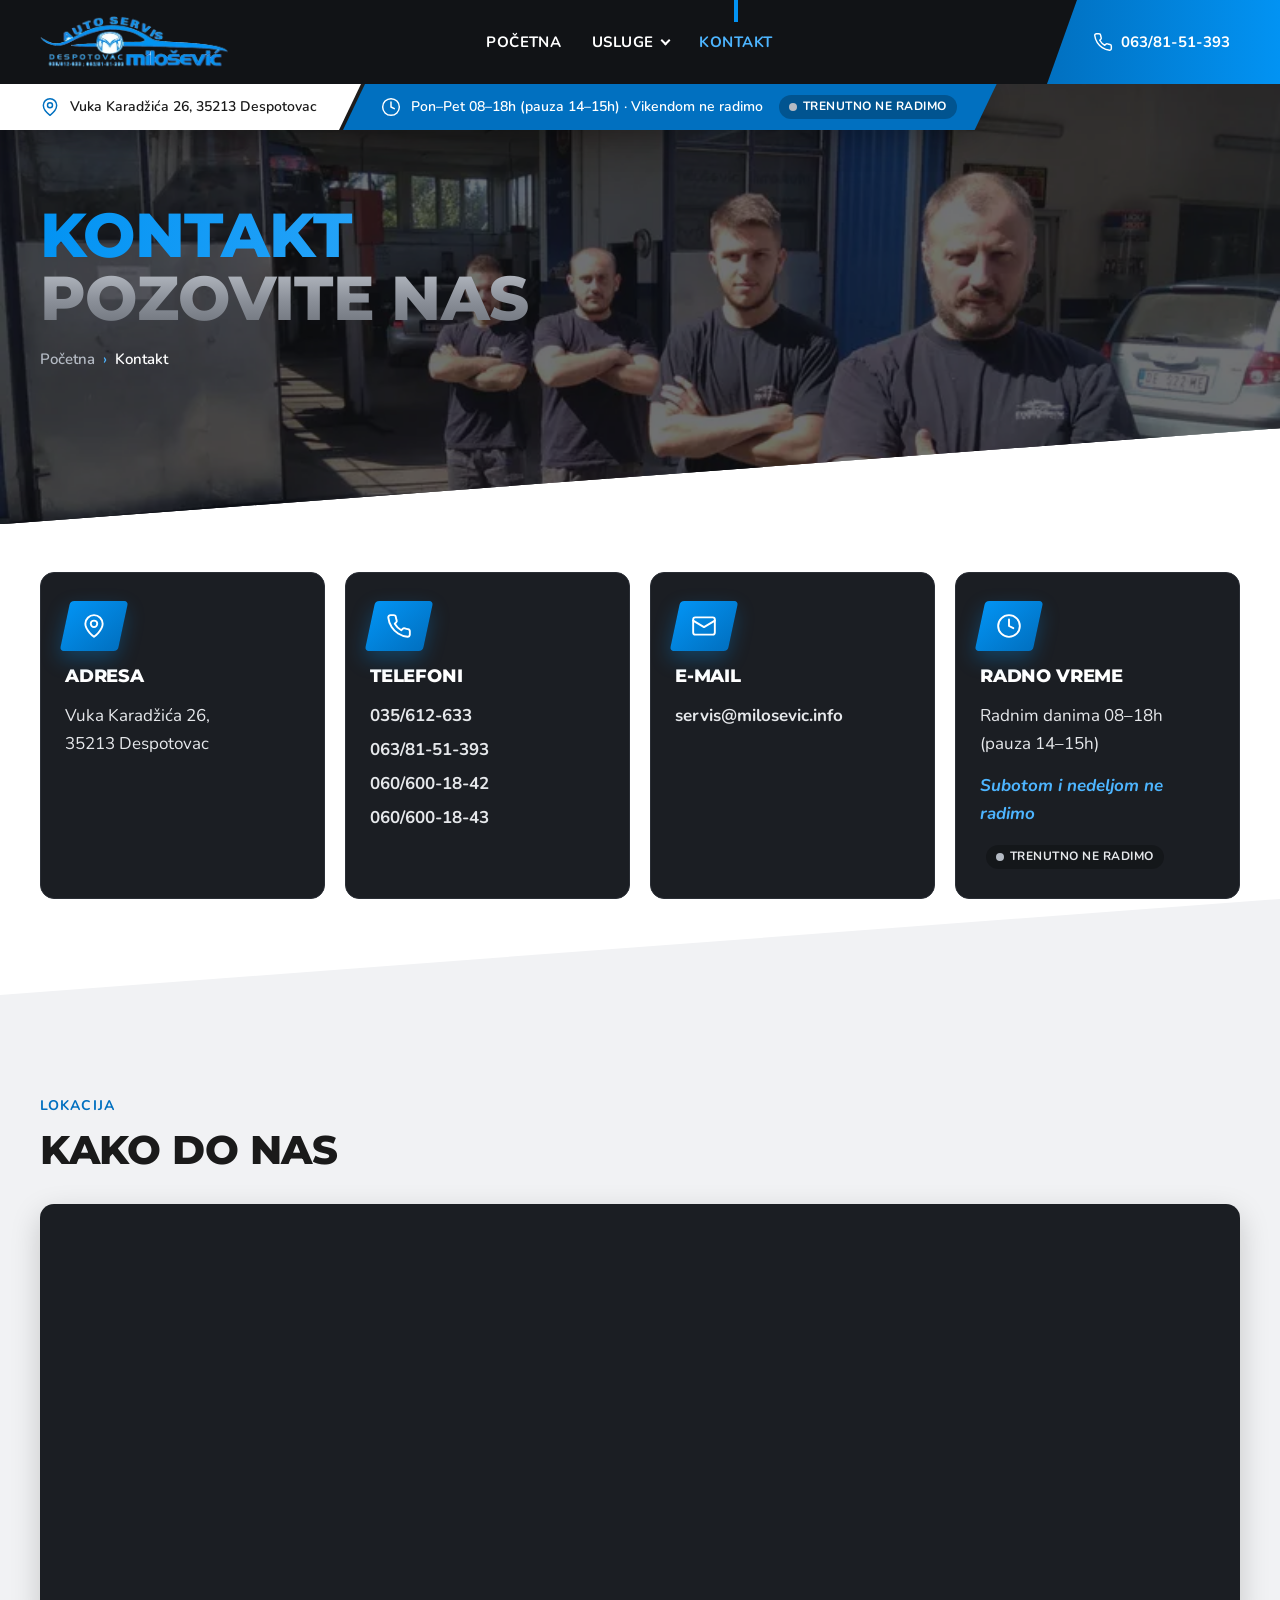
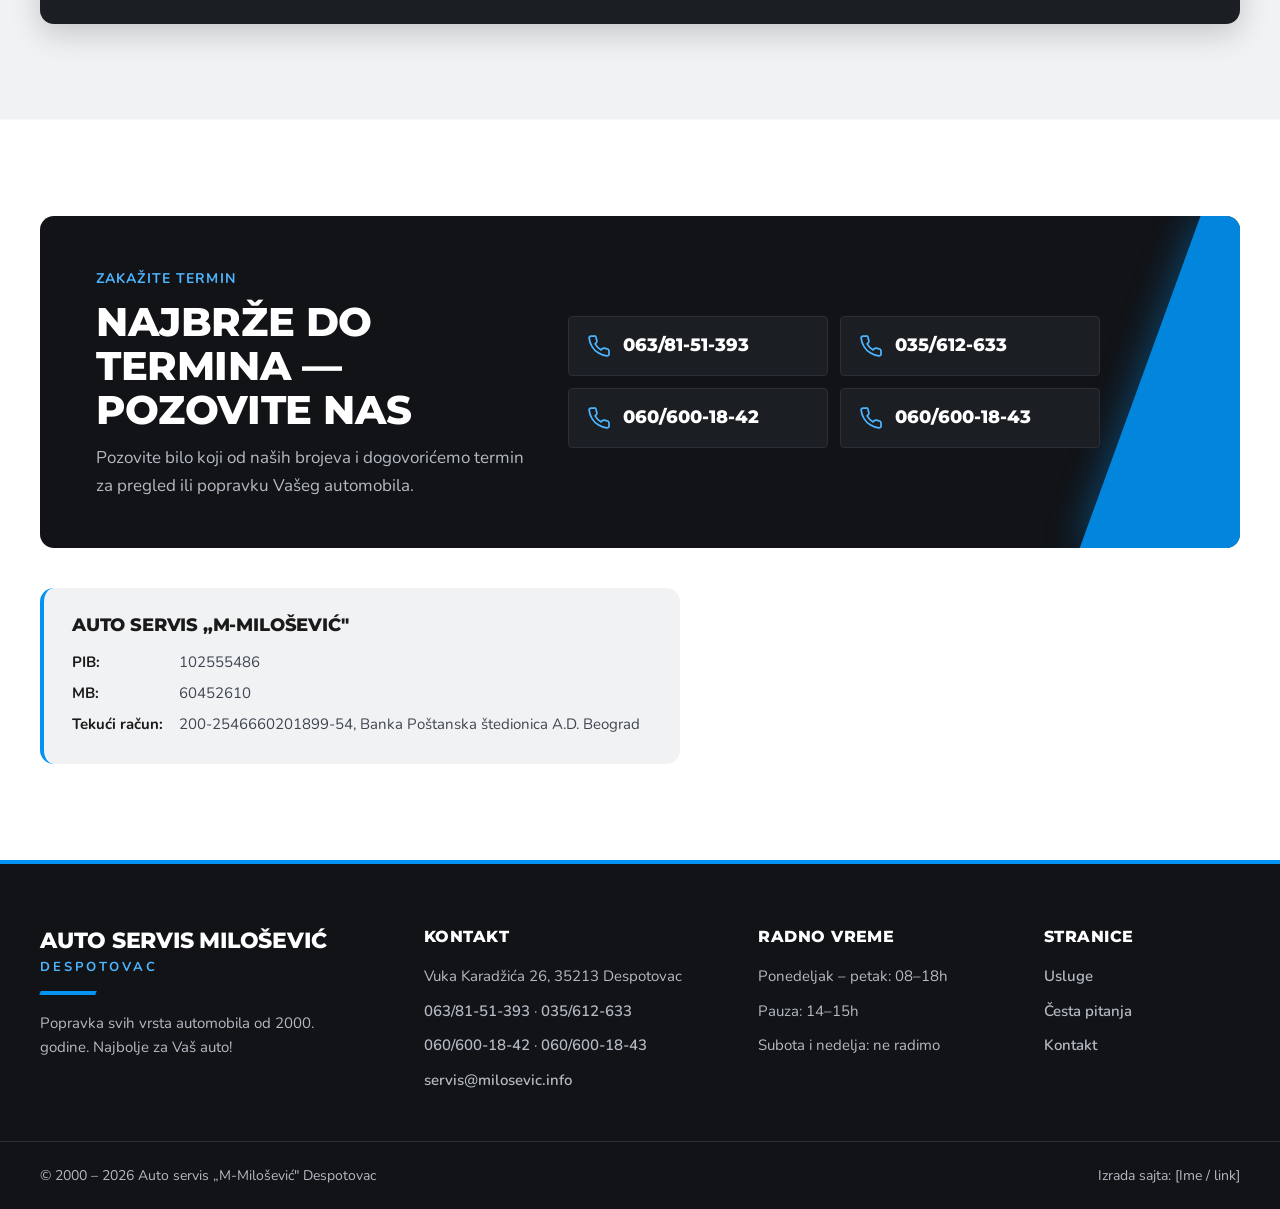
<file: kontakt.html>
<!DOCTYPE html>
<html lang="sr-Latn" class="no-js">
<head>
  <meta charset="utf-8">
  <meta name="viewport" content="width=device-width, initial-scale=1">
  <title>Kontakt i radno vreme — Auto servis Milošević</title>
  <meta name="description" content="Vuka Karadžića 26, Despotovac. Radnim danima 08–18h. Tel: 035/612-633, 063/81-51-393.">
  <link rel="canonical" href="https://www.milosevic.info/kontakt.html">
  <meta name="theme-color" content="#111316">

  <meta property="og:type" content="website">
  <meta property="og:locale" content="sr_RS">
  <meta property="og:site_name" content="Auto servis M-Milošević">
  <meta property="og:title" content="Kontakt i radno vreme — Auto servis Milošević">
  <meta property="og:description" content="Vuka Karadžića 26, Despotovac. Radnim danima 08–18h. Tel: 035/612-633, 063/81-51-393.">
  <meta property="og:url" content="https://www.milosevic.info/kontakt.html">
  <meta property="og:image" content="https://www.milosevic.info/assets/img/og-image.jpg">
  <meta property="og:image:width" content="1200">
  <meta property="og:image:height" content="630">
  <meta name="twitter:card" content="summary_large_image">
  <meta name="twitter:title" content="Kontakt i radno vreme — Auto servis Milošević">
  <meta name="twitter:description" content="Vuka Karadžića 26, Despotovac. Radnim danima 08–18h. Tel: 035/612-633, 063/81-51-393.">
  <meta name="twitter:image" content="https://www.milosevic.info/assets/img/og-image.jpg">

  <link rel="icon" href="favicon.ico" sizes="any">
  <link rel="icon" href="favicon.svg" type="image/svg+xml">
  <link rel="apple-touch-icon" href="apple-touch-icon.png">

  <link rel="preconnect" href="https://fonts.googleapis.com">
  <link rel="preconnect" href="https://fonts.gstatic.com" crossorigin>
  <link href="https://fonts.googleapis.com/css2?family=Montserrat:wght@800&amp;family=Nunito:wght@400;600;700&amp;display=swap" rel="stylesheet">
  <link rel="preload" as="image" href="assets/img/tim-800.webp" imagesrcset="assets/img/tim-800.webp 800w, assets/img/tim.webp 1600w" imagesizes="(min-width: 768px) 60vw, 100vw" type="image/webp">
  <link rel="stylesheet" href="css/style.css">
  <script>document.documentElement.classList.remove('no-js');</script>

  <!-- POPUNI: u AutoRepair JSON-LD dodati "geo": {"@type":"GeoCoordinates","latitude":"…","longitude":"…"} i "sameAs": ["Facebook URL","Instagram URL"] kada budu poznati -->
  <script type="application/ld+json">
  {
    "@context": "https://schema.org",
    "@type": "AutoRepair",
    "name": "Auto servis M-Milošević",
    "url": "https://www.milosevic.info/",
    "logo": "https://www.milosevic.info/assets/img/logo.png",
    "image": "https://www.milosevic.info/assets/img/tim.jpg",
    "telephone": "+381638151393",
    "email": "servis@milosevic.info",
    "foundingDate": "2000",
    "address": {
      "@type": "PostalAddress",
      "streetAddress": "Vuka Karadžića 26",
      "addressLocality": "Despotovac",
      "postalCode": "35213",
      "addressCountry": "RS"
    },
    "openingHoursSpecification": [{
      "@type": "OpeningHoursSpecification",
      "dayOfWeek": ["Monday","Tuesday","Wednesday","Thursday","Friday"],
      "opens": "08:00",
      "closes": "18:00"
    }]
  }
  </script>
</head>
<body>
<!-- SHARED:SPRITE START -->
<svg xmlns="http://www.w3.org/2000/svg" style="display:none" aria-hidden="true">
  <symbol id="i-phone" viewBox="0 0 24 24"><path d="M22 16.92v3a2 2 0 0 1-2.18 2 19.79 19.79 0 0 1-8.63-3.07 19.5 19.5 0 0 1-6-6 19.79 19.79 0 0 1-3.07-8.67A2 2 0 0 1 4.11 2h3a2 2 0 0 1 2 1.72c.13.96.36 1.9.7 2.81a2 2 0 0 1-.45 2.11L8.09 9.91a16 16 0 0 0 6 6l1.27-1.27a2 2 0 0 1 2.11-.45c.91.34 1.85.57 2.81.7A2 2 0 0 1 22 16.92z"/></symbol>
  <symbol id="i-pin" viewBox="0 0 24 24"><path d="M20 10c0 6-8 12-8 12s-8-6-8-12a8 8 0 0 1 16 0Z"/><circle cx="12" cy="10" r="3"/></symbol>
  <symbol id="i-clock" viewBox="0 0 24 24"><circle cx="12" cy="12" r="10"/><path d="M12 6v6l4 2"/></symbol>
  <symbol id="i-calendar" viewBox="0 0 24 24"><rect x="3" y="4" width="18" height="18" rx="2"/><path d="M16 2v4M8 2v4M3 10h18M9 15l2 2 4-4"/></symbol>
  <symbol id="i-mail" viewBox="0 0 24 24"><rect x="2" y="4" width="20" height="16" rx="2"/><path d="m22 7-10 6L2 7"/></symbol>
  <symbol id="i-wrench" viewBox="0 0 24 24"><path d="M14.7 6.3a1 1 0 0 0 0 1.4l1.6 1.6a1 1 0 0 0 1.4 0l3.77-3.77a6 6 0 0 1-7.94 7.94l-6.91 6.91a2.12 2.12 0 0 1-3-3l6.91-6.91a6 6 0 0 1 7.94-7.94l-3.76 3.76z"/></symbol>
  <symbol id="i-laptop" viewBox="0 0 24 24"><rect x="3" y="4" width="18" height="12" rx="2"/><path d="M2 20h20M6.5 11h2.5l1.5-3 2 5 1.5-2h3.5"/></symbol>
  <symbol id="i-snow" viewBox="0 0 24 24"><path d="M2 12h20M12 2v20M20 16l-4-4 4-4M4 8l4 4-4 4M16 4l-4 4-4-4M8 20l4-4 4 4"/></symbol>
  <symbol id="i-wheel" viewBox="0 0 24 24"><circle cx="12" cy="12" r="10"/><circle cx="12" cy="12" r="3.5"/><path d="M12 2v6.5M12 15.5V22M2.5 9l6.2 2M15.3 13l6.2 2M5.6 19.5l4.3-4.8M14.1 9.3l4.3-4.8"/></symbol>
  <symbol id="i-gearbox" viewBox="0 0 24 24"><circle cx="5" cy="5" r="2"/><circle cx="12" cy="5" r="2"/><circle cx="19" cy="5" r="2"/><circle cx="5" cy="19" r="2"/><circle cx="12" cy="19" r="2"/><path d="M5 7v10M12 7v10M19 7v3a2 2 0 0 1-2 2H5"/></symbol>
  <symbol id="i-drop" viewBox="0 0 24 24"><path d="M12 22a7 7 0 0 0 7-7c0-2-1-3.9-3-5.5s-3.5-4-4-6.5c-.5 2.5-2 4.9-4 6.5S5 13 5 15a7 7 0 0 0 7 7z"/><path d="M9 15a3 3 0 0 0 3 3"/></symbol>
  <symbol id="i-thermo" viewBox="0 0 24 24"><path d="M14 4v10.54a4 4 0 1 1-4 0V4a2 2 0 0 1 4 0Z"/><path d="M12 9v8"/></symbol>
  <symbol id="i-shield" viewBox="0 0 24 24"><path d="M20 13c0 5-3.5 7.5-7.66 8.95a1 1 0 0 1-.67-.01C7.5 20.5 4 18 4 13V6a1 1 0 0 1 1-1c2 0 4.5-1.2 6.24-2.72a1.17 1.17 0 0 1 1.52 0C14.51 3.81 17 5 19 5a1 1 0 0 1 1 1z"/><path d="m9 12 2 2 4-4"/></symbol>
  <symbol id="i-cog" viewBox="0 0 24 24"><circle cx="12" cy="12" r="3"/><path d="M19.4 15a1.65 1.65 0 0 0 .33 1.82l.06.06a2 2 0 1 1-2.83 2.83l-.06-.06a1.65 1.65 0 0 0-1.82-.33 1.65 1.65 0 0 0-1 1.51V21a2 2 0 1 1-4 0v-.09A1.65 1.65 0 0 0 9 19.4a1.65 1.65 0 0 0-1.82.33l-.06.06a2 2 0 1 1-2.83-2.83l.06-.06A1.65 1.65 0 0 0 4.68 15a1.65 1.65 0 0 0-1.51-1H3a2 2 0 1 1 0-4h.09A1.65 1.65 0 0 0 4.6 9a1.65 1.65 0 0 0-.33-1.82l-.06-.06a2 2 0 1 1 2.83-2.83l.06.06A1.65 1.65 0 0 0 9 4.68a1.65 1.65 0 0 0 1-1.51V3a2 2 0 1 1 4 0v.09a1.65 1.65 0 0 0 1 1.51 1.65 1.65 0 0 0 1.82-.33l.06-.06a2 2 0 1 1 2.83 2.83l-.06.06A1.65 1.65 0 0 0 19.4 9a1.65 1.65 0 0 0 1.51 1H21a2 2 0 1 1 0 4h-.09a1.65 1.65 0 0 0-1.51 1z"/></symbol>
  <symbol id="i-check" viewBox="0 0 24 24"><path d="M20 6 9 17l-5-5"/></symbol>
  <symbol id="i-car" viewBox="0 0 24 24"><path d="M19 17h2c.6 0 1-.4 1-1v-3c0-.9-.7-1.7-1.5-1.9C18.7 10.6 16 10 16 10s-1.3-1.4-2.2-2.3c-.5-.4-1.1-.7-1.8-.7H5c-.6 0-1.1.4-1.4.9l-1.4 2.9A3.7 3.7 0 0 0 2 12v4c0 .6.4 1 1 1h2"/><circle cx="7" cy="17" r="2"/><path d="M9 17h6"/><circle cx="17" cy="17" r="2"/></symbol>
  <symbol id="i-search" viewBox="0 0 24 24"><circle cx="11" cy="11" r="7"/><path d="m21 21-4.3-4.3M8 11h6M11 8v6"/></symbol>
  <symbol id="i-key" viewBox="0 0 24 24"><circle cx="7.5" cy="15.5" r="5.5"/><path d="m21 2-9.6 9.6M15.5 7.5l3 3L22 7l-3-3"/></symbol>
  <symbol id="i-award" viewBox="0 0 24 24"><circle cx="12" cy="8" r="6"/><path d="M15.48 12.89 17 22l-5-3-5 3 1.52-9.11"/></symbol>
  <symbol id="i-handshake" viewBox="0 0 24 24"><path d="m11 17 2 2a1 1 0 1 0 3-3"/><path d="m14 14 2.5 2.5a1 1 0 1 0 3-3l-3.88-3.88a3 3 0 0 0-4.24 0l-.88.88a1 1 0 1 1-3-3l2.81-2.81a5.79 5.79 0 0 1 7.06-.87l.47.28a2 2 0 0 0 1.42.25L21 4"/><path d="m21 3 1 11h-2M3 3 2 14l6.5 6.5a1 1 0 1 0 3-3M3 4h8"/></symbol>
  <symbol id="i-arrow" viewBox="0 0 24 24"><path d="M5 12h14M12 5l7 7-7 7"/></symbol>
  <symbol id="i-chevron" viewBox="0 0 24 24"><path d="m6 9 6 6 6-6"/></symbol>
  <symbol id="i-facebook" viewBox="0 0 24 24"><path d="M18 2h-3a5 5 0 0 0-5 5v3H7v4h3v8h4v-8h3l1-4h-4V7a1 1 0 0 1 1-1h3z"/></symbol>
  <symbol id="i-instagram" viewBox="0 0 24 24"><rect x="2" y="2" width="20" height="20" rx="5"/><path d="M16 11.37A4 4 0 1 1 12.63 8 4 4 0 0 1 16 11.37zM17.5 6.5h.01"/></symbol>
  <symbol id="i-gmaps" viewBox="0 0 24 24"><path d="M14.106 5.553a2 2 0 0 0 1.788 0l3.659-1.83A1 1 0 0 1 21 4.619v12.764a1 1 0 0 1-.553.894l-4.553 2.277a2 2 0 0 1-1.788 0l-4.212-2.106a2 2 0 0 0-1.788 0l-3.659 1.83A1 1 0 0 1 3 19.381V6.618a1 1 0 0 1 .553-.894l4.553-2.277a2 2 0 0 1 1.788 0z"/><path d="M15 5.764v15M9 3.236v15"/></symbol>
</svg>
<!-- SHARED:SPRITE END -->

<a class="skip-link" href="#main">Preskoči na sadržaj</a>

<!-- SHARED:HEADER START -->
<header class="header" id="top">
  <div class="container header__inner">
    <a class="header__logo" href="index.html" aria-label="Auto servis Milošević — početna strana">
      <picture>
        <source type="image/webp" srcset="assets/img/logo-400.webp 400w, assets/img/logo.webp 800w" sizes="190px">
        <img src="assets/img/logo-400.png" srcset="assets/img/logo-400.png 400w, assets/img/logo.png 800w" sizes="190px" width="400" height="115" alt="Auto servis Milošević Despotovac">
      </picture>
    </a>

    <nav class="nav" id="main-nav" aria-label="Glavni meni">
      <ul class="nav__list">
        <li><div class="nav__row"><a class="nav__link" href="index.html">Početna</a></div></li>
        <li class="has-mega">
          <div class="nav__row">
            <a class="nav__link" href="usluge.html">Usluge</a>
            <button class="nav__toggle" type="button" aria-expanded="false" aria-controls="mega-usluge" aria-label="Prikaži sve usluge">
              <svg class="icon" aria-hidden="true"><use href="#i-chevron"/></svg>
            </button>
          </div>
          <div class="mega" id="mega-usluge">
            <div class="mega__cols">
              <div class="mega__col">
                <p class="mega__title">Mehanika i dijagnostika</p>
                <ul class="mega__list">
                  <li><a href="usluge.html#auto-mehanika">Auto-mehanika</a></li>
                  <li><a href="usluge.html#dijagnostika">Auto-dijagnostika</a></li>
                  <li><a href="usluge.html#klima">Punjenje auto klima</a></li>
                  <li><a href="usluge.html#reglaza-trapa">3D reglaža trapa</a></li>
                  <li><a href="usluge.html#automatski-menjaci">Servisiranje automatskih menjača</a></li>
                </ul>
              </div>
              <div class="mega__col">
                <p class="mega__title">Specijalne usluge</p>
                <ul class="mega__list">
                  <li><a href="usluge.html#dizne">Ultrazvučno čišćenje benzinskih dizni</a></li>
                  <li><a href="usluge.html#sistem-hladjenja">Čišćenje sistema hlađenja i zamena antifriza (WS3500)</a></li>
                  <li><a href="usluge.html#zeder">Ugradnja autosigurnosnih sistema ZEDER</a></li>
                  <li><a href="usluge.html#rezervni-delovi">Prodaja i ugradnja rezervnih delova sa garancijom</a></li>
                </ul>
              </div>
            </div>
            <div class="mega__perks">
              <div class="perk"><span class="perk__icon"><svg class="icon" aria-hidden="true"><use href="#i-shield"/></svg></span>Garancija na delove</div>
              <div class="perk"><span class="perk__icon"><svg class="icon" aria-hidden="true"><use href="#i-award"/></svg></span><span><span data-years>26</span> godina iskustva</span></div>
              <div class="perk"><span class="perk__icon"><svg class="icon" aria-hidden="true"><use href="#i-car"/></svg></span>Sve marke vozila</div>
            </div>
          </div>
        </li>
        <li><div class="nav__row"><a class="nav__link" href="kontakt.html">Kontakt</a></div></li>
      </ul>

      <div class="nav__mobile-cta">
        <a class="btn-call" href="tel:+381638151393">
          <span class="btn-call__text">Pozovite nas</span>
          <span class="btn-call__icon"><svg class="icon" aria-hidden="true"><use href="#i-phone"/></svg></span>
        </a>
      </div>
      <div class="nav__mobile-info">
        <p><svg class="icon" aria-hidden="true"><use href="#i-pin"/></svg>Vuka Karadžića 26, 35213 Despotovac</p>
        <p><svg class="icon" aria-hidden="true"><use href="#i-clock"/></svg>Pon–Pet 08–18h (pauza 14–15h)</p>
      </div>
    </nav>

    <div class="header__actions">
      <a class="header__phone" href="tel:+381638151393" aria-label="Pozovite nas: 063/81-51-393">
        <svg class="icon" aria-hidden="true"><use href="#i-phone"/></svg>
      </a>
      <button class="burger" type="button" aria-expanded="false" aria-controls="main-nav" aria-label="Otvori meni">
        <span class="burger__lines"></span>
      </button>
    </div>

    <div class="header__corner">
      <a class="header__corner-phone" href="tel:+381638151393">
        <svg class="icon" aria-hidden="true"><use href="#i-phone"/></svg>063/81-51-393
      </a>
      <div class="socials">
        <!-- POPUNI: Facebook URL — upisati href i ukloniti klasu is-hidden -->
        <a class="social is-hidden" href="#" aria-label="Facebook [Facebook link]"><svg class="icon" aria-hidden="true"><use href="#i-facebook"/></svg></a>
        <!-- POPUNI: Instagram URL — upisati href i ukloniti klasu is-hidden -->
        <a class="social is-hidden" href="#" aria-label="Instagram [Instagram link]"><svg class="icon" aria-hidden="true"><use href="#i-instagram"/></svg></a>
        <!-- POPUNI: Google Maps profil URL — upisati href i ukloniti klasu is-hidden -->
        <a class="social is-hidden" href="#" aria-label="Google Maps [Google profil link]"><svg class="icon" aria-hidden="true"><use href="#i-gmaps"/></svg></a>
      </div>
    </div>
  </div>
</header>

<div class="infobar" role="region" aria-label="Adresa i radno vreme">
  <p class="infobar__item infobar__item--address"><svg class="icon" aria-hidden="true"><use href="#i-pin"/></svg>Vuka Karadžića 26, 35213 Despotovac</p>
  <p class="infobar__item infobar__item--hours"><svg class="icon" aria-hidden="true"><use href="#i-clock"/></svg>Pon–Pet 08–18h (pauza 14–15h) · Vikendom ne radimo <span class="status" data-status aria-live="polite"></span></p>
</div>
<!-- SHARED:HEADER END -->

<main id="main">

  <!-- ========== 1. PAGE HERO ========== -->
  <section class="page-hero" aria-labelledby="hero-title">
    <div class="hero__media">
      <!-- POPUNI: posebna fotografija za Kontakt stranu (opciono). Privremeno tim.jpg -->
      <picture>
        <source type="image/webp" srcset="assets/img/tim-800.webp 800w, assets/img/tim.webp 1600w" sizes="(min-width: 768px) 60vw, 100vw">
        <img src="assets/img/tim.jpg" srcset="assets/img/tim-800.jpg 800w, assets/img/tim.jpg 1600w" sizes="(min-width: 768px) 60vw, 100vw" width="1600" height="1200" alt="Radionica auto servisa Milošević u Despotovcu" fetchpriority="high">
      </picture>
    </div>

    <div class="container">
      <div class="hero__content">
        <h1 class="hero__title" id="hero-title">
          <span class="grad-blue">Kontakt</span>
          <span class="grad-silver">Pozovite nas</span>
        </h1>
        <nav class="breadcrumb" aria-label="Putanja">
          <ol>
            <li><a href="index.html">Početna</a></li>
            <li><span aria-current="page">Kontakt</span></li>
          </ol>
        </nav>
      </div>
    </div>
  </section>

  <!-- ========== 2. KONTAKT KARTICE ========== -->
  <section class="section section--white" aria-labelledby="kontakt-podaci-title" style="padding-top:48px">
    <div class="container">
      <h2 class="sr-only" id="kontakt-podaci-title">Kontakt podaci</h2>
      <div class="contact-cards">
        <article class="contact-card reveal">
          <span class="skew-icon"><svg class="icon" aria-hidden="true"><use href="#i-pin"/></svg></span>
          <h3>Adresa</h3>
          <address>Vuka Karadžića 26,<br>35213 Despotovac</address>
        </article>
        <article class="contact-card reveal">
          <span class="skew-icon"><svg class="icon" aria-hidden="true"><use href="#i-phone"/></svg></span>
          <h3>Telefoni</h3>
          <ul>
            <li><a href="tel:+38135612633">035/612-633</a></li>
            <li><a href="tel:+381638151393">063/81-51-393</a></li>
            <li><a href="tel:+381606001842">060/600-18-42</a></li>
            <li><a href="tel:+381606001843">060/600-18-43</a></li>
          </ul>
        </article>
        <article class="contact-card reveal">
          <span class="skew-icon"><svg class="icon" aria-hidden="true"><use href="#i-mail"/></svg></span>
          <h3>E-mail</h3>
          <p><a href="mailto:servis@milosevic.info">servis@milosevic.info</a></p>
        </article>
        <article class="contact-card reveal">
          <span class="skew-icon"><svg class="icon" aria-hidden="true"><use href="#i-clock"/></svg></span>
          <h3>Radno vreme</h3>
          <p>Radnim danima 08–18h<br>(pauza 14–15h)</p>
          <p class="highlight">Subotom i nedeljom ne radimo</p>
          <p><span class="status" data-status aria-live="polite"></span></p>
        </article>
      </div>
    </div>
  </section>

  <!-- ========== 3. GOOGLE MAPA ========== -->
  <section class="section section--light slant-top" aria-labelledby="mapa-title">
    <div class="container">
      <div class="section-head reveal" style="margin-bottom:32px">
        <span class="overline">Lokacija</span>
        <h2 id="mapa-title">Kako do nas</h2>
      </div>
      <!-- POPUNI: zameniti embed kodom sa Google Business profila servisa, ako postoji -->
      <div class="map reveal">
        <iframe src="https://www.google.com/maps?q=Vuka+Karad%C5%BEi%C4%87a+26,+35213+Despotovac&amp;output=embed" width="1200" height="420" loading="lazy" referrerpolicy="no-referrer-when-downgrade" title="Mapa: Vuka Karadžića 26, 35213 Despotovac" allowfullscreen></iframe>
      </div>
    </div>
  </section>

  <!-- ========== 4. NAJBRŽE DO TERMINA (umesto forme) ========== -->
  <!-- POPUNI: Forma „Zakažite termin" — DA/NE; ako DA: servis za slanje (Formspree / PHP mail na hostingu), e-mail primaoca i stranica Politika privatnosti -->
  <section class="section section--white" aria-labelledby="termin-title">
    <div class="container">
      <div class="call-block reveal">
        <div>
          <span class="overline" style="color:var(--c-primary-light)">Zakažite termin</span>
          <h2 id="termin-title">Najbrže do termina — pozovite nas</h2>
          <p style="margin-top:12px;color:#B4BAC3">Pozovite bilo koji od naših brojeva i dogovorićemo termin za pregled ili popravku Vašeg automobila.</p>
        </div>
        <div class="call-block__phones">
          <a href="tel:+381638151393"><svg class="icon" aria-hidden="true"><use href="#i-phone"/></svg>063/81-51-393</a>
          <a href="tel:+38135612633"><svg class="icon" aria-hidden="true"><use href="#i-phone"/></svg>035/612-633</a>
          <a href="tel:+381606001842"><svg class="icon" aria-hidden="true"><use href="#i-phone"/></svg>060/600-18-42</a>
          <a href="tel:+381606001843"><svg class="icon" aria-hidden="true"><use href="#i-phone"/></svg>060/600-18-43</a>
        </div>
      </div>

      <!-- ========== 5. PODACI O FIRMI ========== -->
      <!-- POPUNI: potvrditi da vlasnik želi da ovi podaci ostanu javno vidljivi kao na starom sajtu -->
      <div class="company-card reveal" style="margin-top:40px;max-width:640px">
        <h2>Auto servis „M-Milošević"</h2>
        <dl>
          <dt>PIB:</dt><dd>102555486</dd>
          <dt>MB:</dt><dd>60452610</dd>
          <dt>Tekući račun:</dt><dd>200-2546660201899-54, Banka Poštanska štedionica A.D. Beograd</dd>
        </dl>
      </div>
    </div>
  </section>

</main>

<!-- SHARED:FOOTER START -->
<footer class="footer">
  <div class="container footer__grid">
    <div class="footer__brand">
      <a class="footer__name" href="index.html">Auto servis Milošević<small>Despotovac</small></a>
      <p>Popravka svih vrsta automobila od 2000. godine. Najbolje za Vaš auto!</p>
      <!-- POPUNI: linkovi društvenih mreža — kada postoje, ukloniti is-hidden sa bloka i sa pojedinačnih ikonica koje imaju link -->
      <div class="socials is-hidden">
        <a class="social is-hidden" href="#" aria-label="Facebook [Facebook link]"><svg class="icon" aria-hidden="true"><use href="#i-facebook"/></svg></a>
        <a class="social is-hidden" href="#" aria-label="Instagram [Instagram link]"><svg class="icon" aria-hidden="true"><use href="#i-instagram"/></svg></a>
        <a class="social is-hidden" href="#" aria-label="Google Maps [Google profil link]"><svg class="icon" aria-hidden="true"><use href="#i-gmaps"/></svg></a>
      </div>
    </div>

    <div>
      <h2 class="footer__title">Kontakt</h2>
      <ul class="footer__list">
        <li><address>Vuka Karadžića 26, 35213 Despotovac</address></li>
        <li><a href="tel:+381638151393">063/81-51-393</a> · <a href="tel:+38135612633">035/612-633</a></li>
        <li><a href="tel:+381606001842">060/600-18-42</a> · <a href="tel:+381606001843">060/600-18-43</a></li>
        <li><a href="mailto:servis@milosevic.info">servis@milosevic.info</a></li>
      </ul>
    </div>

    <div>
      <h2 class="footer__title">Radno vreme</h2>
      <ul class="footer__list">
        <li>Ponedeljak – petak: 08–18h</li>
        <li>Pauza: 14–15h</li>
        <li>Subota i nedelja: ne radimo</li>
      </ul>
    </div>

    <div>
      <h2 class="footer__title">Stranice</h2>
      <ul class="footer__list">
        <li><a href="usluge.html">Usluge</a></li>
        <li><a href="index.html#cesta-pitanja">Česta pitanja</a></li>
        <li><a href="kontakt.html">Kontakt</a></li>
      </ul>
    </div>
  </div>

  <div class="footer__bottom">
    <div class="container footer__bottom-inner">
      <p>© 2000 – <span data-year>2026</span> Auto servis „M-Milošević" Despotovac</p>
      <!-- POPUNI: Politika privatnosti — potrebna samo ako se doda kontakt forma; tada dodati link ovde -->
      <!-- POPUNI: Izrada sajta — ime i link -->
      <p>Izrada sajta: [Ime / link]</p>
    </div>
  </div>
</footer>

<!-- POPUNI: dodati i Viber/WhatsApp dugme? Broj? -->
<a class="fab" href="tel:+381638151393" aria-label="Pozovite nas: 063/81-51-393">
  <svg class="icon" aria-hidden="true"><use href="#i-phone"/></svg>
</a>
<!-- SHARED:FOOTER END -->

<script src="js/main.js" defer></script>
</body>
</html>
</file>
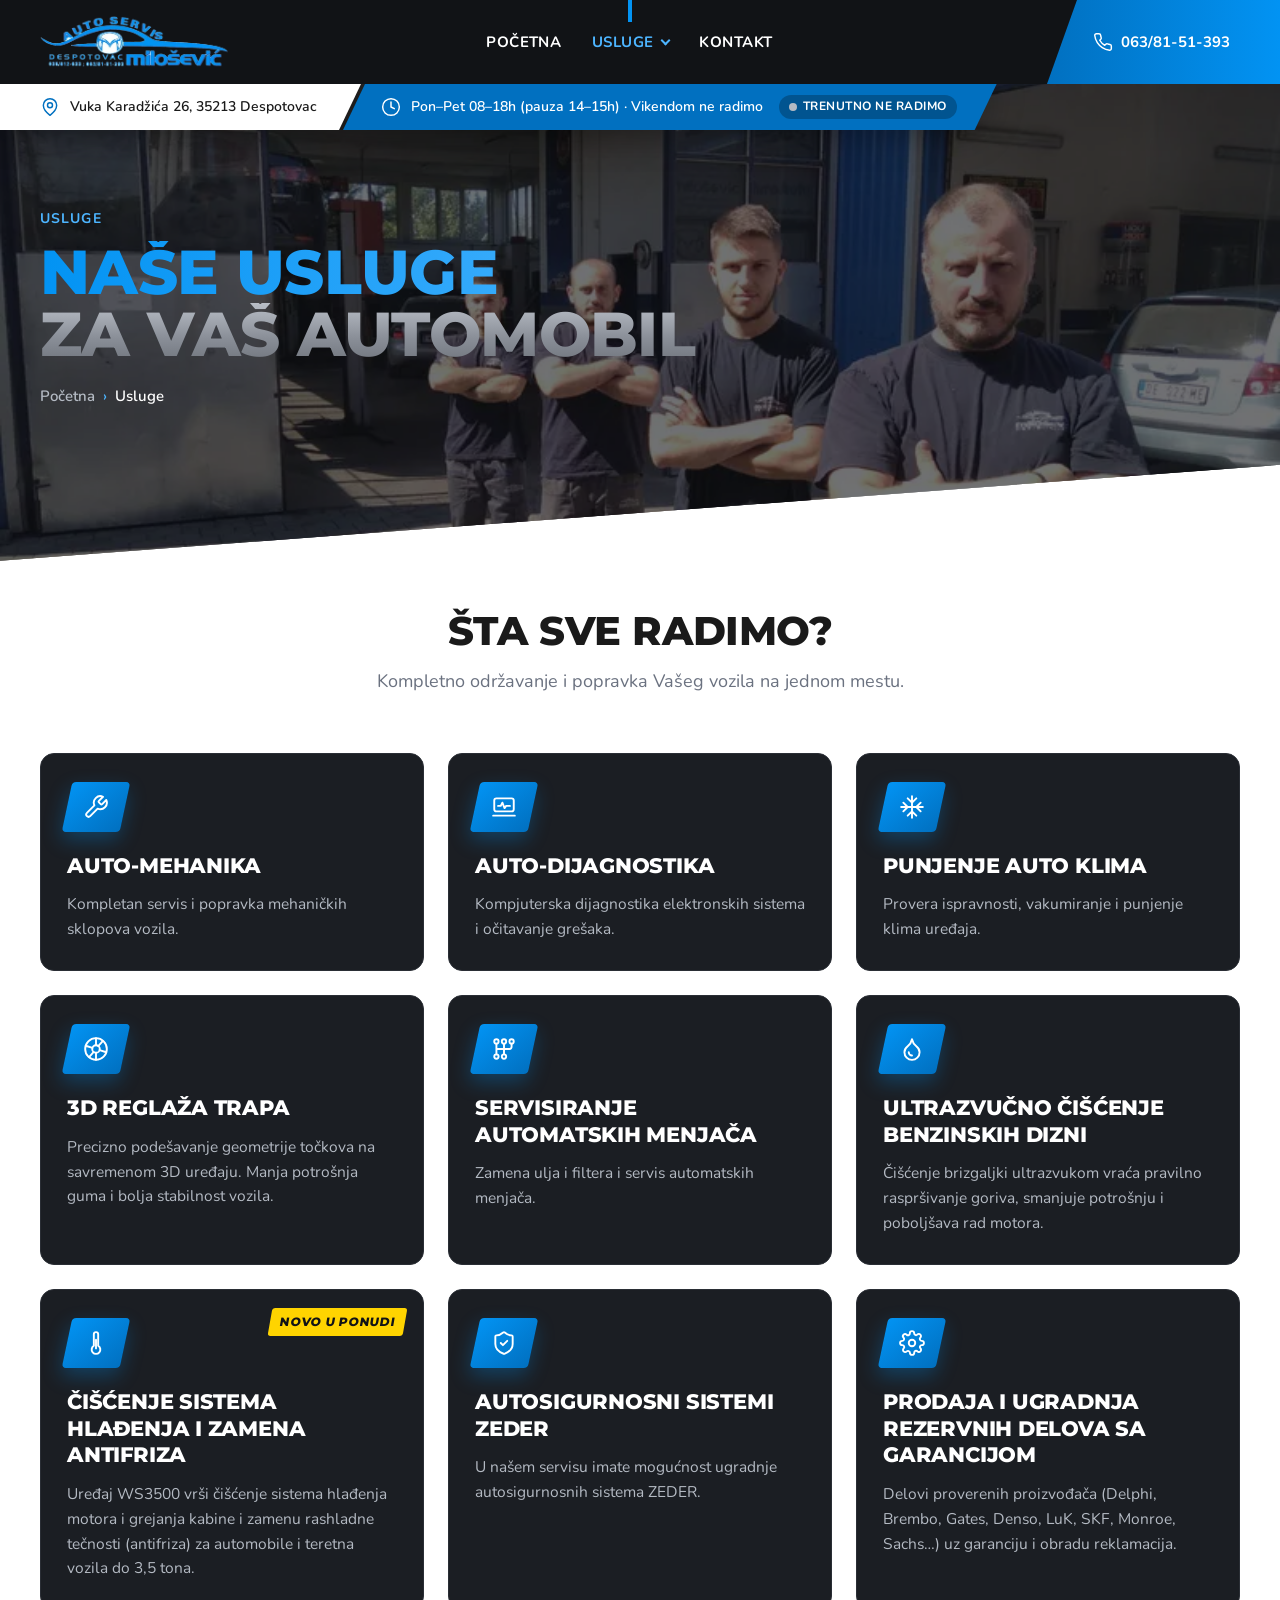
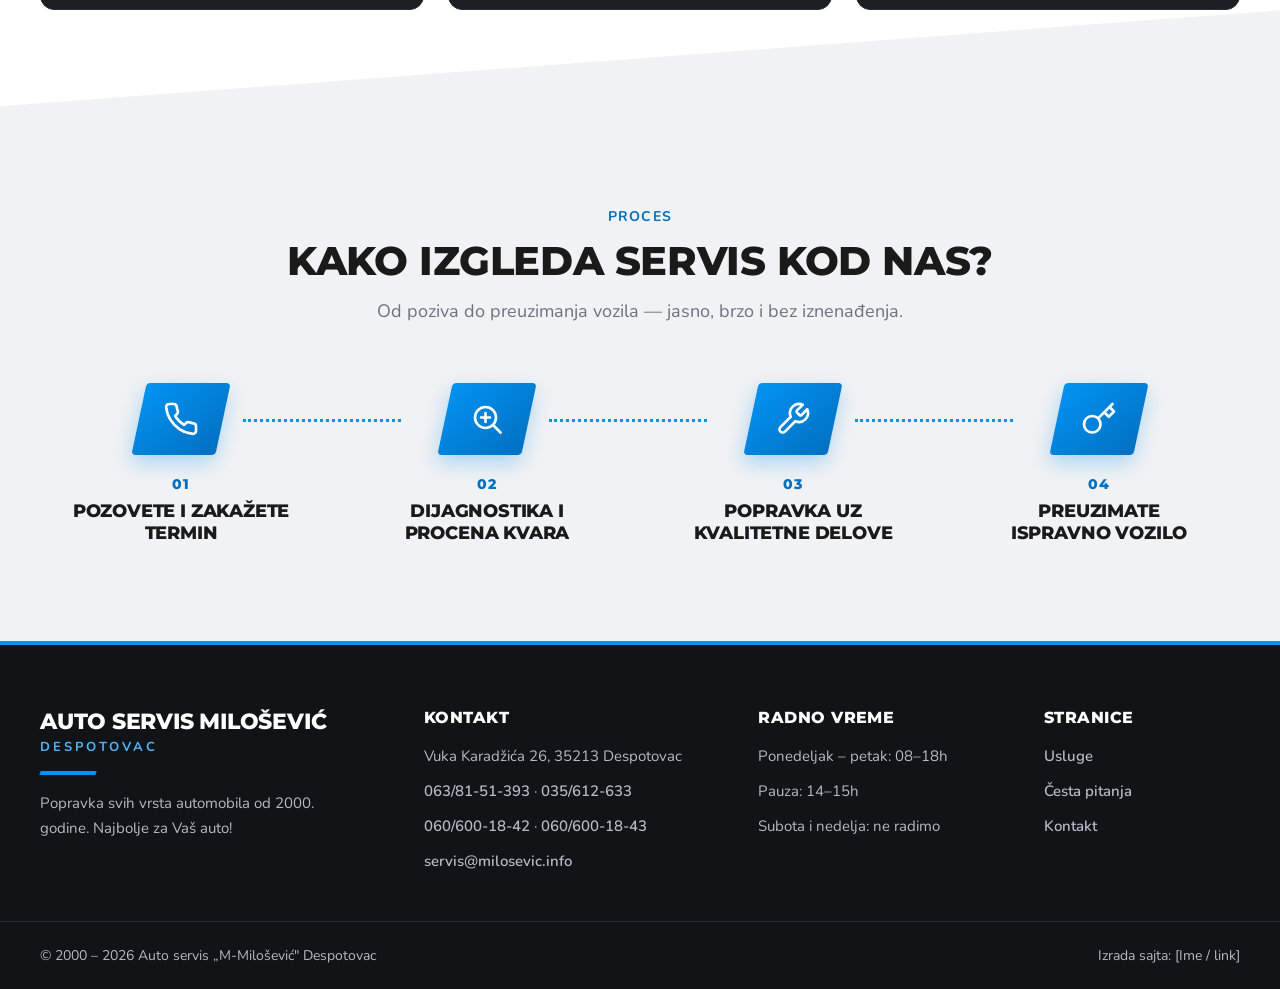
<file: usluge.html>
<!DOCTYPE html>
<html lang="sr-Latn" class="no-js">
<head>
  <meta charset="utf-8">
  <meta name="viewport" content="width=device-width, initial-scale=1">
  <title>Usluge — Auto servis Milošević Despotovac</title>
  <meta name="description" content="Auto-mehanika, kompjuterska dijagnostika, punjenje klima, 3D reglaža trapa, servis automatskih menjača, čišćenje dizni i sistema hlađenja.">
  <link rel="canonical" href="https://www.milosevic.info/usluge.html">
  <meta name="theme-color" content="#111316">

  <meta property="og:type" content="website">
  <meta property="og:locale" content="sr_RS">
  <meta property="og:site_name" content="Auto servis M-Milošević">
  <meta property="og:title" content="Usluge — Auto servis Milošević Despotovac">
  <meta property="og:description" content="Auto-mehanika, kompjuterska dijagnostika, punjenje klima, 3D reglaža trapa, servis automatskih menjača, čišćenje dizni i sistema hlađenja.">
  <meta property="og:url" content="https://www.milosevic.info/usluge.html">
  <meta property="og:image" content="https://www.milosevic.info/assets/img/og-image.jpg">
  <meta property="og:image:width" content="1200">
  <meta property="og:image:height" content="630">
  <meta name="twitter:card" content="summary_large_image">
  <meta name="twitter:title" content="Usluge — Auto servis Milošević Despotovac">
  <meta name="twitter:description" content="Auto-mehanika, kompjuterska dijagnostika, punjenje klima, 3D reglaža trapa, servis automatskih menjača, čišćenje dizni i sistema hlađenja.">
  <meta name="twitter:image" content="https://www.milosevic.info/assets/img/og-image.jpg">

  <link rel="icon" href="favicon.ico" sizes="any">
  <link rel="icon" href="favicon.svg" type="image/svg+xml">
  <link rel="apple-touch-icon" href="apple-touch-icon.png">

  <link rel="preconnect" href="https://fonts.googleapis.com">
  <link rel="preconnect" href="https://fonts.gstatic.com" crossorigin>
  <link href="https://fonts.googleapis.com/css2?family=Montserrat:wght@800&amp;family=Nunito:wght@400;600;700&amp;display=swap" rel="stylesheet">
  <link rel="preload" as="image" href="assets/img/tim-800.webp" imagesrcset="assets/img/tim-800.webp 800w, assets/img/tim.webp 1600w" imagesizes="(min-width: 768px) 60vw, 100vw" type="image/webp">
  <link rel="stylesheet" href="css/style.css">
  <script>document.documentElement.classList.remove('no-js');</script>

  <!-- POPUNI: u AutoRepair JSON-LD dodati "geo": {"@type":"GeoCoordinates","latitude":"…","longitude":"…"} i "sameAs": ["Facebook URL","Instagram URL"] kada budu poznati -->
  <script type="application/ld+json">
  {
    "@context": "https://schema.org",
    "@type": "AutoRepair",
    "name": "Auto servis M-Milošević",
    "url": "https://www.milosevic.info/",
    "logo": "https://www.milosevic.info/assets/img/logo.png",
    "image": "https://www.milosevic.info/assets/img/tim.jpg",
    "telephone": "+381638151393",
    "email": "servis@milosevic.info",
    "foundingDate": "2000",
    "address": {
      "@type": "PostalAddress",
      "streetAddress": "Vuka Karadžića 26",
      "addressLocality": "Despotovac",
      "postalCode": "35213",
      "addressCountry": "RS"
    },
    "openingHoursSpecification": [{
      "@type": "OpeningHoursSpecification",
      "dayOfWeek": ["Monday","Tuesday","Wednesday","Thursday","Friday"],
      "opens": "08:00",
      "closes": "18:00"
    }]
  }
  </script>
</head>
<body>
<!-- SHARED:SPRITE START -->
<svg xmlns="http://www.w3.org/2000/svg" style="display:none" aria-hidden="true">
  <symbol id="i-phone" viewBox="0 0 24 24"><path d="M22 16.92v3a2 2 0 0 1-2.18 2 19.79 19.79 0 0 1-8.63-3.07 19.5 19.5 0 0 1-6-6 19.79 19.79 0 0 1-3.07-8.67A2 2 0 0 1 4.11 2h3a2 2 0 0 1 2 1.72c.13.96.36 1.9.7 2.81a2 2 0 0 1-.45 2.11L8.09 9.91a16 16 0 0 0 6 6l1.27-1.27a2 2 0 0 1 2.11-.45c.91.34 1.85.57 2.81.7A2 2 0 0 1 22 16.92z"/></symbol>
  <symbol id="i-pin" viewBox="0 0 24 24"><path d="M20 10c0 6-8 12-8 12s-8-6-8-12a8 8 0 0 1 16 0Z"/><circle cx="12" cy="10" r="3"/></symbol>
  <symbol id="i-clock" viewBox="0 0 24 24"><circle cx="12" cy="12" r="10"/><path d="M12 6v6l4 2"/></symbol>
  <symbol id="i-calendar" viewBox="0 0 24 24"><rect x="3" y="4" width="18" height="18" rx="2"/><path d="M16 2v4M8 2v4M3 10h18M9 15l2 2 4-4"/></symbol>
  <symbol id="i-mail" viewBox="0 0 24 24"><rect x="2" y="4" width="20" height="16" rx="2"/><path d="m22 7-10 6L2 7"/></symbol>
  <symbol id="i-wrench" viewBox="0 0 24 24"><path d="M14.7 6.3a1 1 0 0 0 0 1.4l1.6 1.6a1 1 0 0 0 1.4 0l3.77-3.77a6 6 0 0 1-7.94 7.94l-6.91 6.91a2.12 2.12 0 0 1-3-3l6.91-6.91a6 6 0 0 1 7.94-7.94l-3.76 3.76z"/></symbol>
  <symbol id="i-laptop" viewBox="0 0 24 24"><rect x="3" y="4" width="18" height="12" rx="2"/><path d="M2 20h20M6.5 11h2.5l1.5-3 2 5 1.5-2h3.5"/></symbol>
  <symbol id="i-snow" viewBox="0 0 24 24"><path d="M2 12h20M12 2v20M20 16l-4-4 4-4M4 8l4 4-4 4M16 4l-4 4-4-4M8 20l4-4 4 4"/></symbol>
  <symbol id="i-wheel" viewBox="0 0 24 24"><circle cx="12" cy="12" r="10"/><circle cx="12" cy="12" r="3.5"/><path d="M12 2v6.5M12 15.5V22M2.5 9l6.2 2M15.3 13l6.2 2M5.6 19.5l4.3-4.8M14.1 9.3l4.3-4.8"/></symbol>
  <symbol id="i-gearbox" viewBox="0 0 24 24"><circle cx="5" cy="5" r="2"/><circle cx="12" cy="5" r="2"/><circle cx="19" cy="5" r="2"/><circle cx="5" cy="19" r="2"/><circle cx="12" cy="19" r="2"/><path d="M5 7v10M12 7v10M19 7v3a2 2 0 0 1-2 2H5"/></symbol>
  <symbol id="i-drop" viewBox="0 0 24 24"><path d="M12 22a7 7 0 0 0 7-7c0-2-1-3.9-3-5.5s-3.5-4-4-6.5c-.5 2.5-2 4.9-4 6.5S5 13 5 15a7 7 0 0 0 7 7z"/><path d="M9 15a3 3 0 0 0 3 3"/></symbol>
  <symbol id="i-thermo" viewBox="0 0 24 24"><path d="M14 4v10.54a4 4 0 1 1-4 0V4a2 2 0 0 1 4 0Z"/><path d="M12 9v8"/></symbol>
  <symbol id="i-shield" viewBox="0 0 24 24"><path d="M20 13c0 5-3.5 7.5-7.66 8.95a1 1 0 0 1-.67-.01C7.5 20.5 4 18 4 13V6a1 1 0 0 1 1-1c2 0 4.5-1.2 6.24-2.72a1.17 1.17 0 0 1 1.52 0C14.51 3.81 17 5 19 5a1 1 0 0 1 1 1z"/><path d="m9 12 2 2 4-4"/></symbol>
  <symbol id="i-cog" viewBox="0 0 24 24"><circle cx="12" cy="12" r="3"/><path d="M19.4 15a1.65 1.65 0 0 0 .33 1.82l.06.06a2 2 0 1 1-2.83 2.83l-.06-.06a1.65 1.65 0 0 0-1.82-.33 1.65 1.65 0 0 0-1 1.51V21a2 2 0 1 1-4 0v-.09A1.65 1.65 0 0 0 9 19.4a1.65 1.65 0 0 0-1.82.33l-.06.06a2 2 0 1 1-2.83-2.83l.06-.06A1.65 1.65 0 0 0 4.68 15a1.65 1.65 0 0 0-1.51-1H3a2 2 0 1 1 0-4h.09A1.65 1.65 0 0 0 4.6 9a1.65 1.65 0 0 0-.33-1.82l-.06-.06a2 2 0 1 1 2.83-2.83l.06.06A1.65 1.65 0 0 0 9 4.68a1.65 1.65 0 0 0 1-1.51V3a2 2 0 1 1 4 0v.09a1.65 1.65 0 0 0 1 1.51 1.65 1.65 0 0 0 1.82-.33l.06-.06a2 2 0 1 1 2.83 2.83l-.06.06A1.65 1.65 0 0 0 19.4 9a1.65 1.65 0 0 0 1.51 1H21a2 2 0 1 1 0 4h-.09a1.65 1.65 0 0 0-1.51 1z"/></symbol>
  <symbol id="i-check" viewBox="0 0 24 24"><path d="M20 6 9 17l-5-5"/></symbol>
  <symbol id="i-car" viewBox="0 0 24 24"><path d="M19 17h2c.6 0 1-.4 1-1v-3c0-.9-.7-1.7-1.5-1.9C18.7 10.6 16 10 16 10s-1.3-1.4-2.2-2.3c-.5-.4-1.1-.7-1.8-.7H5c-.6 0-1.1.4-1.4.9l-1.4 2.9A3.7 3.7 0 0 0 2 12v4c0 .6.4 1 1 1h2"/><circle cx="7" cy="17" r="2"/><path d="M9 17h6"/><circle cx="17" cy="17" r="2"/></symbol>
  <symbol id="i-search" viewBox="0 0 24 24"><circle cx="11" cy="11" r="7"/><path d="m21 21-4.3-4.3M8 11h6M11 8v6"/></symbol>
  <symbol id="i-key" viewBox="0 0 24 24"><circle cx="7.5" cy="15.5" r="5.5"/><path d="m21 2-9.6 9.6M15.5 7.5l3 3L22 7l-3-3"/></symbol>
  <symbol id="i-award" viewBox="0 0 24 24"><circle cx="12" cy="8" r="6"/><path d="M15.48 12.89 17 22l-5-3-5 3 1.52-9.11"/></symbol>
  <symbol id="i-handshake" viewBox="0 0 24 24"><path d="m11 17 2 2a1 1 0 1 0 3-3"/><path d="m14 14 2.5 2.5a1 1 0 1 0 3-3l-3.88-3.88a3 3 0 0 0-4.24 0l-.88.88a1 1 0 1 1-3-3l2.81-2.81a5.79 5.79 0 0 1 7.06-.87l.47.28a2 2 0 0 0 1.42.25L21 4"/><path d="m21 3 1 11h-2M3 3 2 14l6.5 6.5a1 1 0 1 0 3-3M3 4h8"/></symbol>
  <symbol id="i-arrow" viewBox="0 0 24 24"><path d="M5 12h14M12 5l7 7-7 7"/></symbol>
  <symbol id="i-chevron" viewBox="0 0 24 24"><path d="m6 9 6 6 6-6"/></symbol>
  <symbol id="i-facebook" viewBox="0 0 24 24"><path d="M18 2h-3a5 5 0 0 0-5 5v3H7v4h3v8h4v-8h3l1-4h-4V7a1 1 0 0 1 1-1h3z"/></symbol>
  <symbol id="i-instagram" viewBox="0 0 24 24"><rect x="2" y="2" width="20" height="20" rx="5"/><path d="M16 11.37A4 4 0 1 1 12.63 8 4 4 0 0 1 16 11.37zM17.5 6.5h.01"/></symbol>
  <symbol id="i-gmaps" viewBox="0 0 24 24"><path d="M14.106 5.553a2 2 0 0 0 1.788 0l3.659-1.83A1 1 0 0 1 21 4.619v12.764a1 1 0 0 1-.553.894l-4.553 2.277a2 2 0 0 1-1.788 0l-4.212-2.106a2 2 0 0 0-1.788 0l-3.659 1.83A1 1 0 0 1 3 19.381V6.618a1 1 0 0 1 .553-.894l4.553-2.277a2 2 0 0 1 1.788 0z"/><path d="M15 5.764v15M9 3.236v15"/></symbol>
</svg>
<!-- SHARED:SPRITE END -->

<a class="skip-link" href="#main">Preskoči na sadržaj</a>

<!-- SHARED:HEADER START -->
<header class="header" id="top">
  <div class="container header__inner">
    <a class="header__logo" href="index.html" aria-label="Auto servis Milošević — početna strana">
      <picture>
        <source type="image/webp" srcset="assets/img/logo-400.webp 400w, assets/img/logo.webp 800w" sizes="190px">
        <img src="assets/img/logo-400.png" srcset="assets/img/logo-400.png 400w, assets/img/logo.png 800w" sizes="190px" width="400" height="115" alt="Auto servis Milošević Despotovac">
      </picture>
    </a>

    <nav class="nav" id="main-nav" aria-label="Glavni meni">
      <ul class="nav__list">
        <li><div class="nav__row"><a class="nav__link" href="index.html">Početna</a></div></li>
        <li class="has-mega">
          <div class="nav__row">
            <a class="nav__link" href="usluge.html">Usluge</a>
            <button class="nav__toggle" type="button" aria-expanded="false" aria-controls="mega-usluge" aria-label="Prikaži sve usluge">
              <svg class="icon" aria-hidden="true"><use href="#i-chevron"/></svg>
            </button>
          </div>
          <div class="mega" id="mega-usluge">
            <div class="mega__cols">
              <div class="mega__col">
                <p class="mega__title">Mehanika i dijagnostika</p>
                <ul class="mega__list">
                  <li><a href="usluge.html#auto-mehanika">Auto-mehanika</a></li>
                  <li><a href="usluge.html#dijagnostika">Auto-dijagnostika</a></li>
                  <li><a href="usluge.html#klima">Punjenje auto klima</a></li>
                  <li><a href="usluge.html#reglaza-trapa">3D reglaža trapa</a></li>
                  <li><a href="usluge.html#automatski-menjaci">Servisiranje automatskih menjača</a></li>
                </ul>
              </div>
              <div class="mega__col">
                <p class="mega__title">Specijalne usluge</p>
                <ul class="mega__list">
                  <li><a href="usluge.html#dizne">Ultrazvučno čišćenje benzinskih dizni</a></li>
                  <li><a href="usluge.html#sistem-hladjenja">Čišćenje sistema hlađenja i zamena antifriza (WS3500)</a></li>
                  <li><a href="usluge.html#zeder">Ugradnja autosigurnosnih sistema ZEDER</a></li>
                  <li><a href="usluge.html#rezervni-delovi">Prodaja i ugradnja rezervnih delova sa garancijom</a></li>
                </ul>
              </div>
            </div>
            <div class="mega__perks">
              <div class="perk"><span class="perk__icon"><svg class="icon" aria-hidden="true"><use href="#i-shield"/></svg></span>Garancija na delove</div>
              <div class="perk"><span class="perk__icon"><svg class="icon" aria-hidden="true"><use href="#i-award"/></svg></span><span><span data-years>26</span> godina iskustva</span></div>
              <div class="perk"><span class="perk__icon"><svg class="icon" aria-hidden="true"><use href="#i-car"/></svg></span>Sve marke vozila</div>
            </div>
          </div>
        </li>
        <li><div class="nav__row"><a class="nav__link" href="kontakt.html">Kontakt</a></div></li>
      </ul>

      <div class="nav__mobile-cta">
        <a class="btn-call" href="tel:+381638151393">
          <span class="btn-call__text">Pozovite nas</span>
          <span class="btn-call__icon"><svg class="icon" aria-hidden="true"><use href="#i-phone"/></svg></span>
        </a>
      </div>
      <div class="nav__mobile-info">
        <p><svg class="icon" aria-hidden="true"><use href="#i-pin"/></svg>Vuka Karadžića 26, 35213 Despotovac</p>
        <p><svg class="icon" aria-hidden="true"><use href="#i-clock"/></svg>Pon–Pet 08–18h (pauza 14–15h)</p>
      </div>
    </nav>

    <div class="header__actions">
      <a class="header__phone" href="tel:+381638151393" aria-label="Pozovite nas: 063/81-51-393">
        <svg class="icon" aria-hidden="true"><use href="#i-phone"/></svg>
      </a>
      <button class="burger" type="button" aria-expanded="false" aria-controls="main-nav" aria-label="Otvori meni">
        <span class="burger__lines"></span>
      </button>
    </div>

    <div class="header__corner">
      <a class="header__corner-phone" href="tel:+381638151393">
        <svg class="icon" aria-hidden="true"><use href="#i-phone"/></svg>063/81-51-393
      </a>
      <div class="socials">
        <!-- POPUNI: Facebook URL — upisati href i ukloniti klasu is-hidden -->
        <a class="social is-hidden" href="#" aria-label="Facebook [Facebook link]"><svg class="icon" aria-hidden="true"><use href="#i-facebook"/></svg></a>
        <!-- POPUNI: Instagram URL — upisati href i ukloniti klasu is-hidden -->
        <a class="social is-hidden" href="#" aria-label="Instagram [Instagram link]"><svg class="icon" aria-hidden="true"><use href="#i-instagram"/></svg></a>
        <!-- POPUNI: Google Maps profil URL — upisati href i ukloniti klasu is-hidden -->
        <a class="social is-hidden" href="#" aria-label="Google Maps [Google profil link]"><svg class="icon" aria-hidden="true"><use href="#i-gmaps"/></svg></a>
      </div>
    </div>
  </div>
</header>

<div class="infobar" role="region" aria-label="Adresa i radno vreme">
  <p class="infobar__item infobar__item--address"><svg class="icon" aria-hidden="true"><use href="#i-pin"/></svg>Vuka Karadžića 26, 35213 Despotovac</p>
  <p class="infobar__item infobar__item--hours"><svg class="icon" aria-hidden="true"><use href="#i-clock"/></svg>Pon–Pet 08–18h (pauza 14–15h) · Vikendom ne radimo <span class="status" data-status aria-live="polite"></span></p>
</div>
<!-- SHARED:HEADER END -->

<main id="main">

  <!-- ========== 1. PAGE HERO ========== -->
  <section class="page-hero" aria-labelledby="hero-title">
    <div class="hero__media">
      <!-- POPUNI: posebna fotografija za stranu Usluge (opciono). Privremeno tim.jpg -->
      <picture>
        <source type="image/webp" srcset="assets/img/tim-800.webp 800w, assets/img/tim.webp 1600w" sizes="(min-width: 768px) 60vw, 100vw">
        <img src="assets/img/tim.jpg" srcset="assets/img/tim-800.jpg 800w, assets/img/tim.jpg 1600w" sizes="(min-width: 768px) 60vw, 100vw" width="1600" height="1200" alt="Radionica auto servisa Milošević u Despotovcu" fetchpriority="high">
      </picture>
    </div>

    <div class="container">
      <div class="hero__content">
        <span class="overline" style="color:var(--c-primary-light)">Usluge</span>
        <h1 class="hero__title" id="hero-title">
          <span class="grad-blue">Naše usluge</span>
          <span class="grad-silver">Za Vaš automobil</span>
        </h1>
        <nav class="breadcrumb" aria-label="Putanja">
          <ol>
            <li><a href="index.html">Početna</a></li>
            <li><span aria-current="page">Usluge</span></li>
          </ol>
        </nav>
      </div>
    </div>
  </section>

  <!-- ========== 2. SPISAK USLUGA (sve na jednoj strani, bez posebnih stranica) ========== -->
  <section class="section section--white" aria-labelledby="spisak-title" style="padding-top:48px">
    <div class="container">
      <div class="section-head section-head--center reveal">
        <h2 id="spisak-title">Šta sve radimo?</h2>
        <p class="lead">Kompletno održavanje i popravka Vašeg vozila na jednom mestu.</p>
      </div>

      <div class="services__grid">
        <article class="card reveal" id="auto-mehanika">
          <span class="skew-icon"><svg class="icon" aria-hidden="true"><use href="#i-wrench"/></svg></span>
          <h3>Auto-mehanika</h3>
          <!-- POPUNI: šta konkretno — mali/veliki servis, zupčasti kaiš, kvačilo, kočnice, trap… -->
          <p>Kompletan servis i popravka mehaničkih sklopova vozila.</p>
        </article>
        <article class="card reveal" id="dijagnostika">
          <span class="skew-icon"><svg class="icon" aria-hidden="true"><use href="#i-laptop"/></svg></span>
          <h3>Auto-dijagnostika</h3>
          <!-- POPUNI: koji uređaj/softver -->
          <p>Kompjuterska dijagnostika elektronskih sistema i očitavanje grešaka.</p>
        </article>
        <article class="card reveal" id="klima">
          <span class="skew-icon"><svg class="icon" aria-hidden="true"><use href="#i-snow"/></svg></span>
          <h3>Punjenje auto klima</h3>
          <!-- POPUNI: gas R134a / R1234yf? -->
          <p>Provera ispravnosti, vakumiranje i punjenje klima uređaja.</p>
        </article>
        <article class="card reveal" id="reglaza-trapa">
          <span class="skew-icon"><svg class="icon" aria-hidden="true"><use href="#i-wheel"/></svg></span>
          <h3>3D reglaža trapa</h3>
          <p>Precizno podešavanje geometrije točkova na savremenom 3D uređaju. Manja potrošnja guma i bolja stabilnost vozila.</p>
        </article>
        <article class="card reveal" id="automatski-menjaci">
          <span class="skew-icon"><svg class="icon" aria-hidden="true"><use href="#i-gearbox"/></svg></span>
          <h3>Servisiranje automatskih menjača</h3>
          <!-- POPUNI: dinamička zamena ulja? uređaj? -->
          <p>Zamena ulja i filtera i servis automatskih menjača.</p>
        </article>
        <article class="card reveal" id="dizne">
          <span class="skew-icon"><svg class="icon" aria-hidden="true"><use href="#i-drop"/></svg></span>
          <h3>Ultrazvučno čišćenje benzinskih dizni</h3>
          <p>Čišćenje brizgaljki ultrazvukom vraća pravilno raspršivanje goriva, smanjuje potrošnju i poboljšava rad motora.</p>
        </article>
        <article class="card reveal" id="sistem-hladjenja">
          <span class="badge">Novo u ponudi</span>
          <span class="skew-icon"><svg class="icon" aria-hidden="true"><use href="#i-thermo"/></svg></span>
          <h3>Čišćenje sistema hlađenja i zamena antifriza</h3>
          <p>Uređaj WS3500 vrši čišćenje sistema hlađenja motora i grejanja kabine i zamenu rashladne tečnosti (antifriza) za automobile i teretna vozila do 3,5 tona.</p>
        </article>
        <article class="card reveal" id="zeder">
          <span class="skew-icon"><svg class="icon" aria-hidden="true"><use href="#i-shield"/></svg></span>
          <h3>Autosigurnosni sistemi ZEDER</h3>
          <!-- POPUNI: kratko šta sistem radi / link ka proizvođaču -->
          <p>U našem servisu imate mogućnost ugradnje autosigurnosnih sistema ZEDER.</p>
        </article>
        <article class="card reveal" id="rezervni-delovi">
          <span class="skew-icon"><svg class="icon" aria-hidden="true"><use href="#i-cog"/></svg></span>
          <h3>Prodaja i ugradnja rezervnih delova sa garancijom</h3>
          <p>Delovi proverenih proizvođača (Delphi, Brembo, Gates, Denso, LuK, SKF, Monroe, Sachs…) uz garanciju i obradu reklamacija.</p>
        </article>
      </div>
    </div>
  </section>

  <!-- ========== KAKO RADIMO ========== -->
  <section class="section section--light slant-top process" aria-labelledby="proces-title">
    <div class="container">
      <div class="section-head section-head--center reveal">
        <span class="overline">Proces</span>
        <h2 id="proces-title">Kako izgleda servis kod nas?</h2>
        <p class="lead">Od poziva do preuzimanja vozila — jasno, brzo i bez iznenađenja.</p>
      </div>
      <ol class="process__grid">
        <li class="step reveal">
          <span class="skew-icon skew-icon--lg"><svg class="icon" aria-hidden="true"><use href="#i-phone"/></svg></span>
          <div><span class="step__num">01</span><h3>Pozovete i zakažete termin</h3></div>
        </li>
        <li class="step reveal">
          <span class="skew-icon skew-icon--lg"><svg class="icon" aria-hidden="true"><use href="#i-search"/></svg></span>
          <div><span class="step__num">02</span><h3>Dijagnostika i procena kvara</h3></div>
        </li>
        <li class="step reveal">
          <span class="skew-icon skew-icon--lg"><svg class="icon" aria-hidden="true"><use href="#i-wrench"/></svg></span>
          <div><span class="step__num">03</span><h3>Popravka uz kvalitetne delove</h3></div>
        </li>
        <li class="step reveal">
          <span class="skew-icon skew-icon--lg"><svg class="icon" aria-hidden="true"><use href="#i-key"/></svg></span>
          <div><span class="step__num">04</span><h3>Preuzimate ispravno vozilo</h3></div>
        </li>
      </ol>
    </div>
  </section>

</main>

<!-- SHARED:FOOTER START -->
<footer class="footer">
  <div class="container footer__grid">
    <div class="footer__brand">
      <a class="footer__name" href="index.html">Auto servis Milošević<small>Despotovac</small></a>
      <p>Popravka svih vrsta automobila od 2000. godine. Najbolje za Vaš auto!</p>
      <!-- POPUNI: linkovi društvenih mreža — kada postoje, ukloniti is-hidden sa bloka i sa pojedinačnih ikonica koje imaju link -->
      <div class="socials is-hidden">
        <a class="social is-hidden" href="#" aria-label="Facebook [Facebook link]"><svg class="icon" aria-hidden="true"><use href="#i-facebook"/></svg></a>
        <a class="social is-hidden" href="#" aria-label="Instagram [Instagram link]"><svg class="icon" aria-hidden="true"><use href="#i-instagram"/></svg></a>
        <a class="social is-hidden" href="#" aria-label="Google Maps [Google profil link]"><svg class="icon" aria-hidden="true"><use href="#i-gmaps"/></svg></a>
      </div>
    </div>

    <div>
      <h2 class="footer__title">Kontakt</h2>
      <ul class="footer__list">
        <li><address>Vuka Karadžića 26, 35213 Despotovac</address></li>
        <li><a href="tel:+381638151393">063/81-51-393</a> · <a href="tel:+38135612633">035/612-633</a></li>
        <li><a href="tel:+381606001842">060/600-18-42</a> · <a href="tel:+381606001843">060/600-18-43</a></li>
        <li><a href="mailto:servis@milosevic.info">servis@milosevic.info</a></li>
      </ul>
    </div>

    <div>
      <h2 class="footer__title">Radno vreme</h2>
      <ul class="footer__list">
        <li>Ponedeljak – petak: 08–18h</li>
        <li>Pauza: 14–15h</li>
        <li>Subota i nedelja: ne radimo</li>
      </ul>
    </div>

    <div>
      <h2 class="footer__title">Stranice</h2>
      <ul class="footer__list">
        <li><a href="usluge.html">Usluge</a></li>
        <li><a href="index.html#cesta-pitanja">Česta pitanja</a></li>
        <li><a href="kontakt.html">Kontakt</a></li>
      </ul>
    </div>
  </div>

  <div class="footer__bottom">
    <div class="container footer__bottom-inner">
      <p>© 2000 – <span data-year>2026</span> Auto servis „M-Milošević" Despotovac</p>
      <!-- POPUNI: Politika privatnosti — potrebna samo ako se doda kontakt forma; tada dodati link ovde -->
      <!-- POPUNI: Izrada sajta — ime i link -->
      <p>Izrada sajta: [Ime / link]</p>
    </div>
  </div>
</footer>

<!-- POPUNI: dodati i Viber/WhatsApp dugme? Broj? -->
<a class="fab" href="tel:+381638151393" aria-label="Pozovite nas: 063/81-51-393">
  <svg class="icon" aria-hidden="true"><use href="#i-phone"/></svg>
</a>
<!-- SHARED:FOOTER END -->

<script src="js/main.js" defer></script>
</body>
</html>
</file>
<file: css/style.css>
/* ==========================================================================
   Auto servis „M-Milošević" Despotovac — style.css
   Mobile-first. Breakpointi: 480 / 768 / 1024 / 1280
   ========================================================================== */

/* ---------- 1. Varijable ---------- */
:root {
  --c-primary: #0293F3;        /* plava iz logoa – akcenti, dugmad, naslovi-akcenti */
  --c-primary-dark: #0170C0;   /* hover, gradijent, sitan tekst na belom (WCAG AA) */
  --c-primary-light: #4DB5FF;  /* sjaj, ikonice na tamnom */
  --c-dark: #111316;           /* glavna tamna pozadina (hero, header, footer) */
  --c-dark-2: #1B1E23;         /* kartice na tamnoj pozadini */
  --c-dark-3: #2A2E35;         /* bordure, linije */
  --c-light: #F1F2F4;          /* svetle sekcije */
  --c-white: #FFFFFF;
  --c-text: #1A1A1A;           /* tekst na svetlom */
  --c-text-muted: #6B7280;
  --c-text-on-dark: #E6E8EB;
  --c-grey-heading: #8A8F98;   /* druga linija hero naslova */
  --c-warning: #FFD400;        /* samo za „NOVO U PONUDI" bedž */

  --f-head: "Montserrat", "Segoe UI", Arial, sans-serif;
  --f-body: "Nunito", "Segoe UI", Arial, sans-serif;

  --container: 1200px;
  --gutter: 16px;
  --section-y: 64px;
  --header-h: 68px;
  --slant: 48px;

  --r-card: 14px;
  --r-btn: 4px;
  --r-pill: 999px;

  --shadow-card: 0 10px 30px rgba(0, 0, 0, .18);
  --shadow-card-hover: 0 18px 40px rgba(0, 0, 0, .28);
  --glow: 0 0 40px rgba(2, 147, 243, .5);
  --ease: cubic-bezier(.2, .7, .2, 1);
}

@media (min-width: 768px) {
  :root { --gutter: 24px; --slant: 72px; }
}
@media (min-width: 1024px) {
  :root { --section-y: 96px; --header-h: 84px; --slant: 96px; }
}

/* ---------- 2. Reset ---------- */
*, *::before, *::after { box-sizing: border-box; }
html { -webkit-text-size-adjust: 100%; scroll-behavior: smooth; scroll-padding-top: calc(var(--header-h) + 16px); }
body {
  margin: 0;
  font-family: var(--f-body);
  font-size: 16px;
  line-height: 1.65;
  color: var(--c-text);
  background: var(--c-white);
  -webkit-font-smoothing: antialiased;
  overflow-x: hidden;
}
@media (min-width: 1024px) { body { font-size: 17px; } }
img, svg, video, iframe { display: block; max-width: 100%; }
img { height: auto; }
a { color: inherit; text-decoration: none; }
button { font: inherit; color: inherit; background: none; border: 0; padding: 0; cursor: pointer; }
ul, ol { margin: 0; padding: 0; list-style: none; }
h1, h2, h3, h4, p, figure, blockquote, dl, dd { margin: 0; }
address { font-style: normal; }
body.is-locked { overflow: hidden; }

.is-hidden { display: none !important; }
.sr-only {
  position: absolute !important; width: 1px; height: 1px; padding: 0; margin: -1px;
  overflow: hidden; clip: rect(0 0 0 0); white-space: nowrap; border: 0;
}
.skip-link {
  position: absolute; left: 16px; top: -100px; z-index: 1000;
  background: var(--c-white); color: var(--c-text); padding: 10px 16px; border-radius: var(--r-btn);
  font-weight: 700;
}
.skip-link:focus { top: 12px; }

:focus-visible { outline: 3px solid var(--c-primary-light); outline-offset: 3px; border-radius: 2px; }

.icon {
  width: 24px; height: 24px; flex: none;
  fill: none; stroke: currentColor; stroke-width: 1.75; stroke-linecap: round; stroke-linejoin: round;
}
.icon--fill { fill: currentColor; stroke: none; }

/* ---------- 3. Tipografija ---------- */
.h1, .h2, .h3, h1, h2, h3 {
  font-family: var(--f-head);
  font-weight: 800;
  text-transform: uppercase;
  letter-spacing: -.01em;
  line-height: 1.1;
}
.h2, h2 { font-size: clamp(26px, 2.2vw + 16px, 40px); }
.h3, h3 { font-size: clamp(18px, .5vw + 15px, 22px); line-height: 1.25; }

.overline {
  display: inline-block;
  font-family: var(--f-body);
  font-weight: 700;
  font-size: 14px;
  line-height: 1.4;
  text-transform: uppercase;
  letter-spacing: .08em;
  color: var(--c-primary-dark);
  margin-bottom: 12px;
}
.on-dark .overline { color: var(--c-primary-light); }

.lead { font-size: 1.0625em; color: var(--c-text-muted); }
.on-dark .lead { color: #B4BAC3; }

.text-blue { color: var(--c-primary); }

/* ---------- 4. Layout ---------- */
.container { width: 100%; max-width: calc(var(--container) + var(--gutter) * 2); margin-inline: auto; padding-inline: var(--gutter); }
.section { position: relative; padding-block: var(--section-y); }
.section--light { background: var(--c-light); }
.section--white { background: var(--c-white); }
.section--dark, .on-dark { color: var(--c-text-on-dark); }
.section--dark { background: var(--c-dark); }
.section--dark h2, .section--dark h3 { color: var(--c-white); }

/* kosi prelazi sekcija */
.slant-top { clip-path: polygon(0 var(--slant), 100% 0, 100% 100%, 0 100%); padding-top: calc(var(--section-y) + var(--slant)); margin-top: calc(var(--slant) * -1); }
.slant-bottom { clip-path: polygon(0 0, 100% 0, 100% calc(100% - var(--slant)), 0 100%); padding-bottom: calc(var(--section-y) + var(--slant)); }
.slant-both { clip-path: polygon(0 var(--slant), 100% 0, 100% calc(100% - var(--slant)), 0 100%); padding-block: calc(var(--section-y) + var(--slant)); margin-block: calc(var(--slant) * -1); }
.slant-top, .slant-both { z-index: 1; }

.section-head { max-width: 720px; margin-bottom: 40px; }
.section-head--center { margin-inline: auto; text-align: center; }
.section-head h2 + p { margin-top: 14px; }
@media (min-width: 1024px) { .section-head { margin-bottom: 56px; } }

.grid-2 { display: grid; gap: 40px; align-items: center; }
@media (min-width: 1024px) { .grid-2 { grid-template-columns: 1fr 1fr; gap: 64px; } }

/* ---------- 5. Dugmad ---------- */
.btn {
  display: inline-flex; align-items: center; justify-content: center; gap: 10px;
  min-height: 52px; padding: 0 26px;
  font-family: var(--f-body); font-weight: 700; font-size: 15px; letter-spacing: .04em; text-transform: uppercase;
  border-radius: var(--r-btn); border: 2px solid transparent;
  transition: background-color .2s, color .2s, border-color .2s, box-shadow .25s, transform .2s;
}
.btn .icon { width: 20px; height: 20px; }
.btn--primary { background: var(--c-primary-dark); color: var(--c-white); }
.btn--primary:hover { box-shadow: var(--glow); transform: translateY(-2px); }
.btn--outline { border-color: rgba(255, 255, 255, .7); color: var(--c-white); }
.btn--outline:hover { background: var(--c-white); color: var(--c-dark); border-color: var(--c-white); }
.btn--outline-dark { border-color: var(--c-dark); color: var(--c-dark); }
.btn--outline-dark:hover { background: var(--c-dark); color: var(--c-white); }

/* CTA „POZOVITE NAS" — plavi tekst-deo + bela kutija sa telefonom */
.btn-call {
  display: inline-flex; align-items: stretch;
  min-height: 52px;
  border: 2px solid var(--c-white);
  border-radius: var(--r-btn);
  overflow: hidden;
  font-weight: 700; font-size: 15px; letter-spacing: .04em; text-transform: uppercase;
  transition: box-shadow .25s, transform .2s;
}
.btn-call__text { display: flex; align-items: center; padding: 0 24px; background: var(--c-primary-dark); color: var(--c-white); }
.btn-call__icon {
  display: flex; align-items: center; justify-content: center;
  width: 60px; background: var(--c-white); color: var(--c-primary-dark);
  clip-path: polygon(14px 0, 100% 0, 100% 100%, 0 100%);
  margin-left: -14px;
}
.btn-call__icon .icon { width: 26px; height: 26px; transition: transform .3s var(--ease); }
.btn-call:hover { box-shadow: var(--glow); transform: translateY(-2px); }
.btn-call:hover .btn-call__icon .icon { transform: rotate(-12deg) scale(1.08); }
.btn-call--on-light { border-color: var(--c-primary-dark); }

.btn-row { display: flex; flex-wrap: wrap; gap: 14px; }

.link-arrow {
  display: inline-flex; align-items: center; gap: 8px;
  font-weight: 700; color: var(--c-primary-dark);
}
.on-dark .link-arrow { color: var(--c-primary-light); }
.link-arrow .icon { width: 18px; height: 18px; transition: transform .2s; }
.link-arrow:hover .icon { transform: translateX(4px); }

/* ---------- 6. Info traka ---------- */
.infobar { display: none; }
@media (min-width: 1024px) {
  .infobar {
    display: flex; position: absolute; left: 0; top: var(--header-h); z-index: 20;
    font-size: 14px; font-weight: 600;
    filter: drop-shadow(0 6px 16px rgba(0, 0, 0, .3));
  }
  .infobar__item { display: flex; align-items: center; gap: 10px; height: 46px; }
  .infobar__item .icon { width: 20px; height: 20px; }
  .infobar__item--address {
    background: var(--c-white); color: var(--c-text);
    padding: 0 44px 0 max(var(--gutter), calc((100vw - var(--container)) / 2));
    clip-path: polygon(0 0, 100% 0, calc(100% - 22px) 100%, 0 100%);
  }
  .infobar__item--address .icon { color: var(--c-primary-dark); }
  .infobar__item--hours {
    background: var(--c-primary-dark); color: var(--c-white);
    padding: 0 40px 0 38px; margin-left: -18px;
    clip-path: polygon(22px 0, 100% 0, calc(100% - 22px) 100%, 0 100%);
  }
}
.status { display: inline-flex; align-items: center; gap: 6px; padding: 2px 10px; margin-left: 6px; border-radius: var(--r-pill); background: rgba(0, 0, 0, .25); font-size: 12px; font-weight: 700; text-transform: uppercase; letter-spacing: .04em; }
.status:empty { display: none; }
.status::before { content: ""; width: 8px; height: 8px; border-radius: 50%; background: #B4BAC3; }
.status.is-open::before { background: var(--c-white); box-shadow: 0 0 0 0 rgba(255, 255, 255, .7); animation: pulse 2s infinite; }
@keyframes pulse { 70% { box-shadow: 0 0 0 7px rgba(255, 255, 255, 0); } 100% { box-shadow: 0 0 0 0 rgba(255, 255, 255, 0); } }

/* ---------- 7. Header ---------- */
.header {
  position: sticky; top: 0; z-index: 100;
  height: var(--header-h);
  background: var(--c-dark);
  color: var(--c-white);
  transition: box-shadow .3s;
}
.header.scrolled { box-shadow: 0 8px 30px rgba(0, 0, 0, .55); }
.header__inner { height: 100%; display: flex; align-items: center; gap: 16px; }
.header__logo { flex: none; display: block; }
.header__logo img { height: 44px; width: auto; }
@media (min-width: 1024px) { .header__logo img { height: 54px; } }

.header__actions { margin-left: auto; display: flex; align-items: center; gap: 10px; }
.header__phone {
  display: inline-flex; align-items: center; justify-content: center;
  width: 46px; height: 46px; border-radius: var(--r-btn);
  background: var(--c-primary-dark); color: var(--c-white);
}
.header__phone .icon { width: 22px; height: 22px; }

.burger { width: 46px; height: 46px; display: inline-flex; align-items: center; justify-content: center; border-radius: var(--r-btn); border: 1px solid var(--c-dark-3); position: relative; z-index: 2; }
.burger__lines, .burger__lines::before, .burger__lines::after { display: block; width: 22px; height: 2px; background: currentColor; border-radius: 2px; transition: transform .3s var(--ease), opacity .2s; }
.burger__lines { position: relative; }
.burger__lines::before, .burger__lines::after { content: ""; position: absolute; left: 0; }
.burger__lines::before { top: -7px; }
.burger__lines::after { top: 7px; }
.burger[aria-expanded="true"] .burger__lines { background: transparent; }
.burger[aria-expanded="true"] .burger__lines::before { transform: translateY(7px) rotate(45deg); }
.burger[aria-expanded="true"] .burger__lines::after { transform: translateY(-7px) rotate(-45deg); }

/* Plavi kosi blok desno (društvene mreže + telefon) */
.header__corner { display: none; }

/* Navigacija — mobilni overlay */
.nav {
  position: fixed; inset: var(--header-h) 0 0 0; z-index: 1;
  background: var(--c-dark);
  overflow-y: auto;
  padding: 24px var(--gutter) 120px;
  visibility: hidden; opacity: 0; transform: translateY(-10px);
  transition: opacity .3s, transform .3s var(--ease), visibility 0s .3s;
}
.nav.is-open { visibility: visible; opacity: 1; transform: none; transition: opacity .3s, transform .3s var(--ease); }
.nav__list > li { border-bottom: 1px solid var(--c-dark-3); }
.nav__row { display: flex; align-items: center; }
.nav__link {
  display: block; flex: 1; padding: 16px 0;
  font-family: var(--f-head); font-weight: 800; font-size: 20px; text-transform: uppercase; letter-spacing: .01em;
  transition: color .2s;
}
.nav__link:hover, .nav__link[aria-current="page"] { color: var(--c-primary-light); }
.nav__toggle { width: 48px; height: 48px; display: inline-flex; align-items: center; justify-content: center; color: var(--c-primary-light); }
.nav__toggle .icon { transition: transform .25s; }
.nav__toggle[aria-expanded="true"] .icon { transform: rotate(180deg); }

/* Mega-meni */
.mega { display: none; padding: 0 0 18px; }
.mega.is-open { display: block; }
.mega__col + .mega__col { margin-top: 16px; }
.mega__title { font-family: var(--f-head); font-weight: 800; font-size: 14px; text-transform: uppercase; letter-spacing: .04em; color: var(--c-primary-light); margin-bottom: 6px; }
.mega__list a {
  display: flex; align-items: flex-start; gap: 10px;
  padding: 10px 0; border-bottom: 1px dashed var(--c-dark-3);
  font-weight: 600; color: var(--c-text-on-dark); line-height: 1.35;
  transition: color .2s, padding .2s;
}
.mega__list a::before { content: "›"; color: var(--c-primary-light); font-weight: 700; }
.mega__list a:hover { color: var(--c-white); padding-left: 4px; }
.mega__perks { display: none; }

.nav__mobile-cta { margin-top: 28px; display: grid; gap: 12px; }
.nav__mobile-cta .btn-call { justify-content: space-between; }
.nav__mobile-cta .btn-call__text { flex: 1; }
.nav__mobile-info { margin-top: 24px; font-size: 15px; color: #B4BAC3; display: grid; gap: 10px; }
.nav__mobile-info p { display: flex; gap: 10px; align-items: flex-start; }
.nav__mobile-info .icon { color: var(--c-primary-light); width: 20px; height: 20px; margin-top: 3px; }

@media (min-width: 1024px) {
  .burger, .header__phone, .nav__toggle, .nav__mobile-cta, .nav__mobile-info { display: none; }
  .header__actions { margin-left: 0; }

  .nav {
    position: static; visibility: visible; opacity: 1; transform: none; transition: none;
    background: none; padding: 0; overflow: visible;
    margin-inline: auto;
  }
  .nav__list { display: flex; align-items: center; gap: clamp(20px, 2.4vw, 40px); }
  .nav__list > li { border: 0; position: relative; }
  .nav__link { padding: 0; font-family: var(--f-body); font-weight: 700; font-size: 15px; letter-spacing: .03em; line-height: var(--header-h); position: relative; }
  .nav__link::before {
    content: ""; position: absolute; left: 50%; top: 0; width: 4px; height: 0;
    background: var(--c-primary); transform: translateX(-50%); transition: height .25s var(--ease);
  }
  .nav__link:hover::before, .nav__link[aria-current="page"]::before, .has-mega.is-open > .nav__row .nav__link::before { height: 22px; }
  .has-mega > .nav__row .nav__link { display: inline-flex; align-items: center; gap: 4px; }
  .has-mega > .nav__row .nav__link::after {
    content: ""; width: 7px; height: 7px; margin-left: 4px; margin-top: -4px;
    border-right: 2px solid currentColor; border-bottom: 2px solid currentColor; transform: rotate(45deg);
    transition: transform .25s;
  }
  .has-mega.is-open > .nav__row .nav__link { color: var(--c-primary-light); }
  .has-mega.is-open > .nav__row .nav__link::after { transform: rotate(-135deg); margin-top: 4px; }

  .mega {
    display: block; position: absolute; top: calc(100% - 12px); left: 50%;
    width: 640px; padding: 0;
    background: var(--c-dark-2);
    border: 1px solid var(--c-dark-3); border-top: 2px solid var(--c-primary);
    border-radius: var(--r-card);
    box-shadow: 0 24px 60px rgba(0, 0, 0, .55);
    overflow: hidden;
    opacity: 0; visibility: hidden; transform: translate(-50%, 10px);
    transition: opacity .25s, transform .25s var(--ease), visibility 0s .25s;
  }
  .has-mega.is-open .mega { opacity: 1; visibility: visible; transform: translate(-50%, 0); transition: opacity .25s, transform .25s var(--ease); }
  .mega__cols { display: grid; grid-template-columns: 1fr 1fr; gap: 32px; padding: 24px 28px 20px; }
  .mega__col + .mega__col { margin-top: 0; }
  .mega__list a { font-size: 15px; }
  .mega__perks {
    display: grid; grid-template-columns: repeat(3, 1fr); gap: 12px;
    padding: 14px 28px;
    background: linear-gradient(90deg, var(--c-primary-dark), #015FA3);
  }
  .perk { display: flex; align-items: center; gap: 10px; color: var(--c-white); font-size: 12px; font-weight: 700; text-transform: uppercase; line-height: 1.25; letter-spacing: .03em; }
  .perk__icon { flex: none; width: 36px; height: 32px; display: grid; place-items: center; background: var(--c-dark); transform: skewX(-12deg); border-radius: 3px; }
  .perk__icon .icon { width: 18px; height: 18px; transform: skewX(12deg); color: var(--c-primary-light); }

  .header__corner {
    display: flex; align-items: center; gap: 10px;
    align-self: stretch;
    margin-right: calc(var(--gutter) * -1);
    padding: 0 var(--gutter) 0 46px;
    background: linear-gradient(90deg, var(--c-primary-dark), var(--c-primary));
    clip-path: polygon(30px 0, 100% 0, 100% 100%, 0 100%);
  }
  .header__corner-phone { display: inline-flex; align-items: center; gap: 8px; font-weight: 700; font-size: 15px; white-space: nowrap; color: var(--c-white); }
  .header__corner-phone .icon { width: 20px; height: 20px; }
}
@media (min-width: 1280px) {
  .header__corner { margin-right: calc((100vw - var(--container)) / -2); padding-right: calc((100vw - var(--container)) / 2); }
}

.socials { display: flex; gap: 10px; }
.social {
  display: inline-flex; align-items: center; justify-content: center;
  width: 40px; height: 40px; border-radius: 50%;
  background: var(--c-dark); color: var(--c-white);
  transition: background-color .2s, transform .2s;
}
.social:hover { background: var(--c-white); color: var(--c-primary-dark); transform: translateY(-2px); }
.social .icon { width: 20px; height: 20px; }

/* ---------- 8. Hero (početna) ---------- */
.hero {
  position: relative; overflow: hidden;
  background: var(--c-dark); color: var(--c-text-on-dark);
  min-height: min(calc(100svh - var(--header-h)), 760px);
  display: flex; align-items: center;
  padding-block: 80px calc(var(--slant) + 96px);
  clip-path: polygon(0 0, 100% 0, 100% calc(100% - var(--slant)), 0 100%);
}
.hero__media { position: absolute; inset: 0; z-index: 0; }
.hero__media img { width: 100%; height: 100%; object-fit: cover; object-position: 70% 30%; }
.hero__media::after { content: ""; position: absolute; inset: 0; background: rgba(17, 19, 22, .6); } /* 60% tamni sloj preko cele slike */

.hero__content { position: relative; z-index: 2; max-width: 640px; }
.hero__title { font-size: clamp(36px, 4.4vw + 18px, 72px); line-height: 1.02; margin-bottom: 28px; }
.hero__title span { display: block; }
.grad-blue { background: linear-gradient(90deg, var(--c-primary), var(--c-primary-light)); -webkit-background-clip: text; background-clip: text; color: transparent; }
.grad-silver { background: linear-gradient(180deg, #B9BEC6 0%, var(--c-grey-heading) 55%, #6E737B 100%); -webkit-background-clip: text; background-clip: text; color: transparent; }
.hero__sub {
  border-left: 4px solid var(--c-primary);
  padding: 4px 0 4px 18px; margin-bottom: 36px;
  font-size: clamp(17px, .5vw + 15px, 21px); line-height: 1.5; color: var(--c-text-on-dark);
}

@media (min-width: 1024px) {
  .hero { padding-top: 130px; }
}

/* Niži page-hero za podstrane */
.page-hero {
  position: relative; overflow: hidden;
  background: var(--c-dark); color: var(--c-text-on-dark);
  min-height: min(45vh, 480px);
  display: flex; align-items: center;
  padding-block: 72px calc(var(--slant) + 56px);
  clip-path: polygon(0 0, 100% 0, 100% calc(100% - var(--slant)), 0 100%);
}
@media (min-width: 1024px) { .page-hero { padding-top: 120px; } }
.page-hero .hero__title { font-size: clamp(34px, 3.4vw + 18px, 64px); margin-bottom: 18px; }
.page-hero .hero__content { max-width: 680px; }

.breadcrumb ol { display: flex; flex-wrap: wrap; gap: 8px; font-size: 15px; font-weight: 600; color: #B4BAC3; }
.breadcrumb li + li::before { content: "›"; margin-right: 8px; color: var(--c-primary-light); }
.breadcrumb a:hover { color: var(--c-white); }
.breadcrumb [aria-current] { color: var(--c-white); }

/* ---------- 9. Traka prednosti ---------- */
.perks-band { position: relative; z-index: 3; margin-top: calc((var(--slant) + 56px) * -1); padding-bottom: calc(var(--slant) + 32px); }
.perks-band__grid {
  display: grid; gap: 1px;
  background: var(--c-light);
  border-radius: var(--r-card); overflow: hidden;
  box-shadow: 0 24px 60px rgba(17, 19, 22, .22);
}
@media (min-width: 768px) { .perks-band__grid { grid-template-columns: repeat(2, 1fr); } }
@media (min-width: 1024px) { .perks-band__grid { grid-template-columns: repeat(4, 1fr); } }
.perk-item { display: flex; gap: 16px; align-items: flex-start; padding: 24px 22px; background: var(--c-white); transition: background-color .2s; }
.perk-item:hover { background: #FAFBFC; }
.perk-item h3 { font-size: 16px; color: var(--c-text); margin-bottom: 4px; }
.perk-item p { font-size: 15px; color: var(--c-text-muted); line-height: 1.5; }

/* Ikonica u plavom paralelogramu */
.skew-icon {
  flex: none; display: grid; place-items: center;
  width: 58px; height: 50px;
  background: linear-gradient(135deg, var(--c-primary), var(--c-primary-dark));
  color: var(--c-white);
  transform: skewX(-12deg); border-radius: 4px;
  box-shadow: 0 8px 20px rgba(2, 147, 243, .3);
}
.skew-icon .icon { transform: skewX(12deg); width: 26px; height: 26px; }
.skew-icon--lg { width: 84px; height: 72px; }
.skew-icon--lg .icon { width: 36px; height: 36px; }

/* ---------- 10. Kartice usluga ---------- */
.services { background: var(--c-dark); }
.services__grid { display: grid; gap: 20px; }
@media (min-width: 768px) { .services__grid { grid-template-columns: repeat(2, 1fr); } }
@media (min-width: 1024px) { .services__grid { grid-template-columns: repeat(3, 1fr); gap: 24px; } }

.card {
  position: relative; display: flex; flex-direction: column; gap: 14px;
  padding: 28px 26px;
  background: var(--c-dark-2); color: var(--c-text-on-dark);
  border: 1px solid var(--c-dark-3); border-radius: var(--r-card);
  transition: transform .3s var(--ease), box-shadow .3s, border-color .3s;
}
.card::after { content: ""; position: absolute; left: 26px; right: 26px; bottom: -1px; height: 3px; background: var(--c-primary); transform: scaleX(0); transform-origin: left; transition: transform .35s var(--ease); }
.card:hover { transform: translateY(-4px); box-shadow: 0 18px 40px rgba(0, 0, 0, .45); border-color: rgba(2, 147, 243, .45); }
.card:hover::after { transform: scaleX(1); }
.card h3 { color: var(--c-white); margin-top: 6px; }
.card p { color: #B4BAC3; font-size: 15.5px; line-height: 1.6; flex: 1; }
.card .link-arrow::after { content: ""; position: absolute; inset: 0; border-radius: inherit; }
.card[id] { scroll-margin-top: calc(var(--header-h) + 24px); }
.card:target { border-color: var(--c-primary); box-shadow: 0 0 0 2px var(--c-primary), var(--glow); }
.card:target::after { transform: scaleX(1); }

.badge {
  display: inline-block; padding: 4px 10px; border-radius: 3px;
  font-family: var(--f-head); font-weight: 800; font-size: 12px; letter-spacing: .06em; text-transform: uppercase;
  background: var(--c-warning); color: var(--c-dark);
}
.card .badge { position: absolute; top: 18px; right: 18px; transform: skewX(-10deg); }

/* ---------- 11. Proces (4 koraka) ---------- */
.process__grid { display: grid; gap: 0; counter-reset: step; }
.step { position: relative; display: grid; grid-template-columns: auto 1fr; gap: 20px; align-items: center; padding-bottom: 36px; }
.step:last-child { padding-bottom: 0; }
.step::before {
  content: ""; position: absolute; left: 38px; top: 80px; bottom: 6px;
  border-left: 3px dotted var(--c-primary);
}
.step:last-child::before { display: none; }
.step__num { display: block; font-family: var(--f-head); font-weight: 800; font-size: 14px; color: var(--c-primary-dark); letter-spacing: .08em; margin-bottom: 4px; }
.step h3 { font-size: 18px; color: var(--c-text); }
@media (min-width: 1024px) {
  .process__grid { grid-template-columns: repeat(4, 1fr); gap: 24px; }
  .step { grid-template-columns: 1fr; justify-items: center; text-align: center; padding: 0; gap: 18px; }
  .step::before { left: calc(50% + 62px); right: calc(-50% + 62px); top: 36px; bottom: auto; border-left: 0; border-top: 3px dotted var(--c-primary); }
  .step h3 { max-width: 220px; }
}

/* ---------- 12. Zašto mi / slike ---------- */
.check-list { display: grid; gap: 12px; margin-top: 24px; }
.check-list li { display: flex; gap: 12px; align-items: flex-start; font-weight: 600; }
.check-list .check {
  flex: none; display: grid; place-items: center; width: 26px; height: 26px; margin-top: 1px;
  border-radius: 50%; background: var(--c-primary-dark); color: var(--c-white);
}
.check-list .check .icon { width: 15px; height: 15px; stroke-width: 3; }
.on-dark .check-list .check { background: var(--c-primary); }

.photo-frame { position: relative; isolation: isolate; }
.photo-frame picture { position: relative; z-index: 1; }
.photo-frame picture, .photo-frame > img { display: block; border-radius: var(--r-card); overflow: hidden; box-shadow: var(--shadow-card); }
.photo-frame img { width: 100%; aspect-ratio: 4 / 3; object-fit: cover; }
.photo-frame::before {
  content: ""; position: absolute; z-index: -1; right: -14px; top: -14px; width: 55%; height: 60%;
  border: 3px solid var(--c-primary); border-radius: var(--r-card);
}
.photo-badge {
  position: absolute; left: -8px; bottom: -22px;
  display: flex; align-items: center; gap: 14px;
  padding: 16px 22px;
  background: var(--c-primary-dark); color: var(--c-white);
  border-radius: var(--r-card); box-shadow: 0 16px 40px rgba(1, 112, 192, .4);
}
.photo-badge strong { font-family: var(--f-head); font-weight: 800; font-size: 40px; line-height: 1; }
.photo-badge__label { font-weight: 700; font-size: 14px; line-height: 1.3; text-transform: uppercase; letter-spacing: .04em; }
@media (min-width: 768px) { .photo-badge { left: -24px; } }

/* Brojači */
.counters { display: grid; grid-template-columns: repeat(2, 1fr); gap: 16px; margin-top: 64px; }
@media (min-width: 1024px) { .counters { grid-template-columns: repeat(4, 1fr); gap: 24px; margin-top: 80px; } }
.counter { padding: 24px 18px; text-align: center; background: var(--c-white); border-radius: var(--r-card); box-shadow: 0 6px 24px rgba(17, 19, 22, .06); border-bottom: 3px solid var(--c-primary); }
.section--white .counter { background: var(--c-light); box-shadow: none; }
.counter__value { display: block; font-family: var(--f-head); font-weight: 800; font-size: clamp(32px, 2vw + 22px, 46px); line-height: 1.1; color: var(--c-primary-dark); }
.counter__label { display: block; margin-top: 6px; font-weight: 700; font-size: 14px; text-transform: uppercase; letter-spacing: .05em; color: var(--c-text-muted); }

/* Placeholder za fotografije koje nedostaju */
.ph {
  position: relative; display: grid; place-content: center; justify-items: center; gap: 14px;
  width: 100%; aspect-ratio: 4 / 3;
  border-radius: var(--r-card);
  background:
    repeating-linear-gradient(-55deg, transparent 0 22px, rgba(255, 255, 255, .025) 22px 44px),
    radial-gradient(circle at 50% 45%, #232830, var(--c-dark-2) 70%);
  border: 1px solid var(--c-dark-3);
  color: #9AA1AB; text-align: center;
  overflow: hidden;
}
.ph .skew-icon { width: 84px; height: 72px; }
.ph .skew-icon .icon { width: 36px; height: 36px; }
.ph__text { font-weight: 700; font-size: 14px; text-transform: uppercase; letter-spacing: .08em; }

/* ---------- 13. Novo u ponudi ---------- */
.feature h2 { margin: 16px 0 18px; }
.feature p { color: #C3C8CF; margin-bottom: 30px; }

/* ---------- 14. Partneri ---------- */
.partners__grid { display: grid; grid-template-columns: repeat(3, 1fr); gap: 12px; }
@media (min-width: 768px) { .partners__grid { grid-template-columns: repeat(4, 1fr); } }
@media (min-width: 1024px) { .partners__grid { grid-template-columns: repeat(6, 1fr); gap: 16px; } }
.partner {
  display: grid; place-items: center; height: 84px; padding: 12px;
  background: var(--c-white); border: 1px solid #E3E5E9; border-radius: 10px;
  transition: box-shadow .25s, transform .25s, border-color .25s;
}
.partner img { width: 100%; max-width: 140px; filter: grayscale(1); opacity: .75; transition: filter .3s, opacity .3s; }
.partner:hover { box-shadow: 0 10px 26px rgba(17, 19, 22, .1); transform: translateY(-3px); border-color: rgba(2, 147, 243, .4); }
.partner:hover img { filter: none; opacity: 1; }

/* ---------- 15. FAQ ---------- */
.faq-layout { display: grid; gap: 48px; align-items: start; }
@media (min-width: 1024px) { .faq-layout { grid-template-columns: 1.35fr 1fr; gap: 64px; } }
.faq { display: grid; gap: 12px; }
.faq__q {
  width: 100%; display: flex; align-items: center; justify-content: space-between; gap: 16px;
  padding: 14px 14px 14px 26px;
  background: var(--c-white); color: var(--c-text);
  border: 1px solid #DDE0E5; border-radius: var(--r-pill);
  font-weight: 700; font-size: 16px; text-align: left; line-height: 1.35;
  transition: background-color .25s, color .25s, border-color .25s, box-shadow .25s;
}
.faq__q:hover { border-color: var(--c-primary); }
.faq__icon {
  flex: none; position: relative; width: 34px; height: 34px; border-radius: 50%;
  background: var(--c-light); transition: background-color .25s;
}
.faq__icon::before, .faq__icon::after {
  content: ""; position: absolute; left: 50%; top: 50%; width: 14px; height: 2px; margin: -1px 0 0 -7px;
  background: var(--c-primary-dark); border-radius: 2px; transition: transform .3s var(--ease), background-color .25s;
}
.faq__icon::after { transform: rotate(90deg); }
.faq__item.is-open .faq__q { background: var(--c-primary-dark); color: var(--c-white); border-color: var(--c-primary-dark); box-shadow: 0 10px 26px rgba(1, 112, 192, .3); }
.faq__item.is-open .faq__icon { background: var(--c-white); }
.faq__item.is-open .faq__icon::after { transform: rotate(0deg); }
.faq__a { overflow: hidden; height: 0; transition: height .35s var(--ease); }
.faq__a[hidden] { display: block; }
.faq__a-inner { padding: 16px 26px 8px; color: #3F4650; }
.no-js .faq__a { height: auto; }

.ask-card-wrap { position: relative; }
.ask-card {
  position: relative; margin: -70px 16px 0; padding: 28px;
  background: var(--c-dark); color: var(--c-text-on-dark);
  border-radius: var(--r-card); box-shadow: 0 24px 50px rgba(17, 19, 22, .35);
  border-top: 3px solid var(--c-primary);
}
.ask-card h3 { color: var(--c-white); margin-bottom: 8px; }
.ask-card p { color: #B4BAC3; margin-bottom: 22px; }

/* ---------- 16. Marquee ---------- */
.marquee {
  position: relative; overflow: hidden;
  background: linear-gradient(90deg, var(--c-primary-dark), var(--c-primary) 50%, var(--c-primary-dark));
  color: var(--c-white);
  padding-block: 20px;
}
.marquee__track { display: flex; width: max-content; animation: marquee 40s linear infinite; }
.marquee:hover .marquee__track { animation-play-state: paused; }
.marquee__group { display: flex; flex: none; }
.marquee__group span {
  display: inline-flex; align-items: center; gap: 28px; padding-right: 28px;
  font-family: var(--f-head); font-weight: 800; font-size: clamp(19px, 1vw + 14px, 26px); text-transform: uppercase; white-space: nowrap;
}
.marquee__group span::after { content: "•"; color: var(--c-dark); }
@keyframes marquee { to { transform: translateX(-50%); } }

/* ---------- 17. Footer ---------- */
.footer { background: var(--c-dark); color: #B4BAC3; font-size: 15px; padding-top: 64px; border-top: 4px solid var(--c-primary); }
.footer a { transition: color .2s; }
.footer a:hover { color: var(--c-white); }
.footer__grid { display: grid; gap: 36px; padding-bottom: 48px; }
@media (min-width: 768px) { .footer__grid { grid-template-columns: repeat(2, 1fr); } }
@media (min-width: 1024px) { .footer__grid { grid-template-columns: 1.4fr 1.2fr 1fr .8fr; gap: 40px; } }
.footer__name {
  display: inline-block;
  font-family: var(--f-head); font-weight: 800; font-size: 22px; line-height: 1.15;
  text-transform: uppercase; letter-spacing: -.01em; color: var(--c-white);
}
.footer__name small {
  display: block; margin-top: 6px;
  font-family: var(--f-body); font-weight: 700; font-size: 13px; letter-spacing: .24em; color: var(--c-primary-light);
}
.footer__name::after { content: ""; display: block; width: 56px; height: 4px; margin-top: 16px; background: var(--c-primary); transform: skewX(-20deg); }
.footer__brand p { margin-top: 16px; max-width: 320px; }
.footer__brand .socials { margin-top: 20px; }
.footer__brand .social { background: var(--c-dark-2); border: 1px solid var(--c-dark-3); }
.footer__title { font-family: var(--f-head); font-weight: 800; font-size: 16px; color: var(--c-white); text-transform: uppercase; letter-spacing: .03em; margin-bottom: 18px; }
.footer__list li + li { margin-top: 10px; }
.footer__list a { font-weight: 600; }

.footer__bottom { border-top: 1px solid var(--c-dark-3); padding-block: 22px 96px; font-size: 14px; }
.footer__bottom-inner { display: flex; flex-wrap: wrap; gap: 10px 24px; justify-content: space-between; }
@media (min-width: 1024px) { .footer__bottom { padding-bottom: 22px; } }

/* ---------- 18. Plutajuće dugme (mobilni) ---------- */
.fab {
  position: fixed; right: 16px; bottom: 16px; z-index: 90;
  width: 60px; height: 60px; border-radius: 50%;
  display: grid; place-items: center;
  background: var(--c-primary-dark); color: var(--c-white);
  box-shadow: 0 10px 30px rgba(1, 112, 192, .5);
}
.fab .icon { width: 28px; height: 28px; }
.fab::before { content: ""; position: absolute; inset: 0; border-radius: 50%; border: 2px solid var(--c-primary); animation: ring 2.4s infinite; }
@keyframes ring { from { transform: scale(1); opacity: .9; } to { transform: scale(1.5); opacity: 0; } }
@media (min-width: 1024px) { .fab { display: none; } }

/* ---------- 19. Podstrane: usluge / o nama / kontakt ---------- */
.svc { scroll-margin-top: calc(var(--header-h) + 12px); }
.svc__media { order: -1; }
@media (min-width: 1024px) {
  .svc__media { order: 0; }
  .svc--reverse .svc__media { order: -1; }
}
.svc h2 { margin-bottom: 18px; }
.svc .badge { margin-bottom: 14px; }
.svc p + p { margin-top: 12px; }
.svc .check-list { margin-bottom: 32px; }
.svc .partners__grid { grid-template-columns: repeat(3, 1fr); }
.svc__logos { padding: 24px; background: var(--c-white); border-radius: var(--r-card); box-shadow: var(--shadow-card); }

.prose p + p { margin-top: 16px; }
.prose { color: #3F4650; }

.values__grid { display: grid; gap: 20px; }
@media (min-width: 768px) { .values__grid { grid-template-columns: repeat(3, 1fr); gap: 24px; } }
.value-card { padding: 32px 28px; background: var(--c-white); border-radius: var(--r-card); box-shadow: 0 6px 24px rgba(17, 19, 22, .06); transition: transform .3s var(--ease), box-shadow .3s; }
.value-card:hover { transform: translateY(-4px); box-shadow: var(--shadow-card); }
.value-card h3 { margin: 22px 0 10px; }
.value-card p { color: var(--c-text-muted); }

.team-photo picture, .team-photo img { border-radius: var(--r-card); overflow: hidden; }
.team-photo img { width: 100%; }
.team-photo figcaption { margin-top: 14px; color: var(--c-text-muted); font-size: 15px; }

.contact-cards { display: grid; gap: 20px; }
@media (min-width: 768px) { .contact-cards { grid-template-columns: repeat(2, 1fr); } }
@media (min-width: 1024px) { .contact-cards { grid-template-columns: repeat(4, 1fr); } }
.contact-card { display: flex; flex-direction: column; gap: 14px; padding: 28px 24px; background: var(--c-dark-2); border: 1px solid var(--c-dark-3); border-radius: var(--r-card); color: var(--c-text-on-dark); }
.contact-card h3 { font-size: 18px; color: var(--c-white); }
.contact-card a { font-weight: 700; }
.contact-card a:hover { color: var(--c-primary-light); }
.contact-card ul li + li { margin-top: 6px; }
.contact-card .highlight { color: var(--c-primary-light); font-weight: 700; font-style: italic; }

.map { border-radius: var(--r-card); overflow: hidden; box-shadow: var(--shadow-card); background: var(--c-dark-2); }
.map iframe { width: 100%; height: 420px; border: 0; }

.call-block {
  display: grid; gap: 28px; padding: 36px 28px;
  background: var(--c-dark); color: var(--c-text-on-dark);
  border-radius: var(--r-card); position: relative; overflow: hidden;
}
.call-block::after { content: ""; position: absolute; right: -60px; top: 0; bottom: 0; width: 160px; background: var(--c-primary); transform: skewX(-20deg); opacity: .9; box-shadow: var(--glow); }
.call-block > * { position: relative; z-index: 1; }
.call-block h2 { color: var(--c-white); }
.call-block__phones { display: grid; gap: 12px; }
@media (min-width: 480px) { .call-block__phones { grid-template-columns: repeat(2, 1fr); } }
.call-block__phones a {
  display: flex; align-items: center; gap: 12px; padding: 14px 18px;
  background: var(--c-dark-2); border: 1px solid var(--c-dark-3); border-radius: var(--r-btn);
  font-family: var(--f-head); font-weight: 800; font-size: 18px; color: var(--c-white);
  transition: border-color .2s, background-color .2s;
}
.call-block__phones a:hover { border-color: var(--c-primary); background: #20252C; }
.call-block__phones .icon { color: var(--c-primary-light); }
@media (min-width: 1024px) { .call-block { grid-template-columns: 1fr 1.2fr; align-items: center; padding: 48px 56px; padding-right: 140px; } }

.company-card { padding: 28px; background: var(--c-light); border-radius: var(--r-card); border-left: 4px solid var(--c-primary); }
.company-card h2 { font-size: 18px; margin-bottom: 14px; }
.company-card dl { display: grid; grid-template-columns: auto 1fr; gap: 6px 16px; font-size: 15px; }
.company-card dt { font-weight: 700; }
.company-card dd { color: #3F4650; word-break: break-word; }

.cta-band { background: var(--c-light); padding-block: 56px; }
.cta-band__inner { display: grid; gap: 20px; align-items: center; }
@media (min-width: 768px) { .cta-band__inner { grid-template-columns: 1fr auto; } }
.cta-band h2 { font-size: clamp(22px, 1.4vw + 16px, 32px); }
.cta-band p { color: var(--c-text-muted); margin-top: 6px; }

/* ---------- 20. Animacije ---------- */
.reveal { opacity: 0; transform: translateY(28px); transition: opacity .7s var(--ease), transform .7s var(--ease); }
.reveal.is-visible { opacity: 1; transform: none; }
.no-js .reveal { opacity: 1; transform: none; }

@media (prefers-reduced-motion: reduce) {
  html { scroll-behavior: auto; }
  *, *::before, *::after { animation-duration: .01ms !important; animation-iteration-count: 1 !important; transition-duration: .01ms !important; }
  .reveal { opacity: 1; transform: none; }
  .marquee__track { animation: none; }
}
</file>
